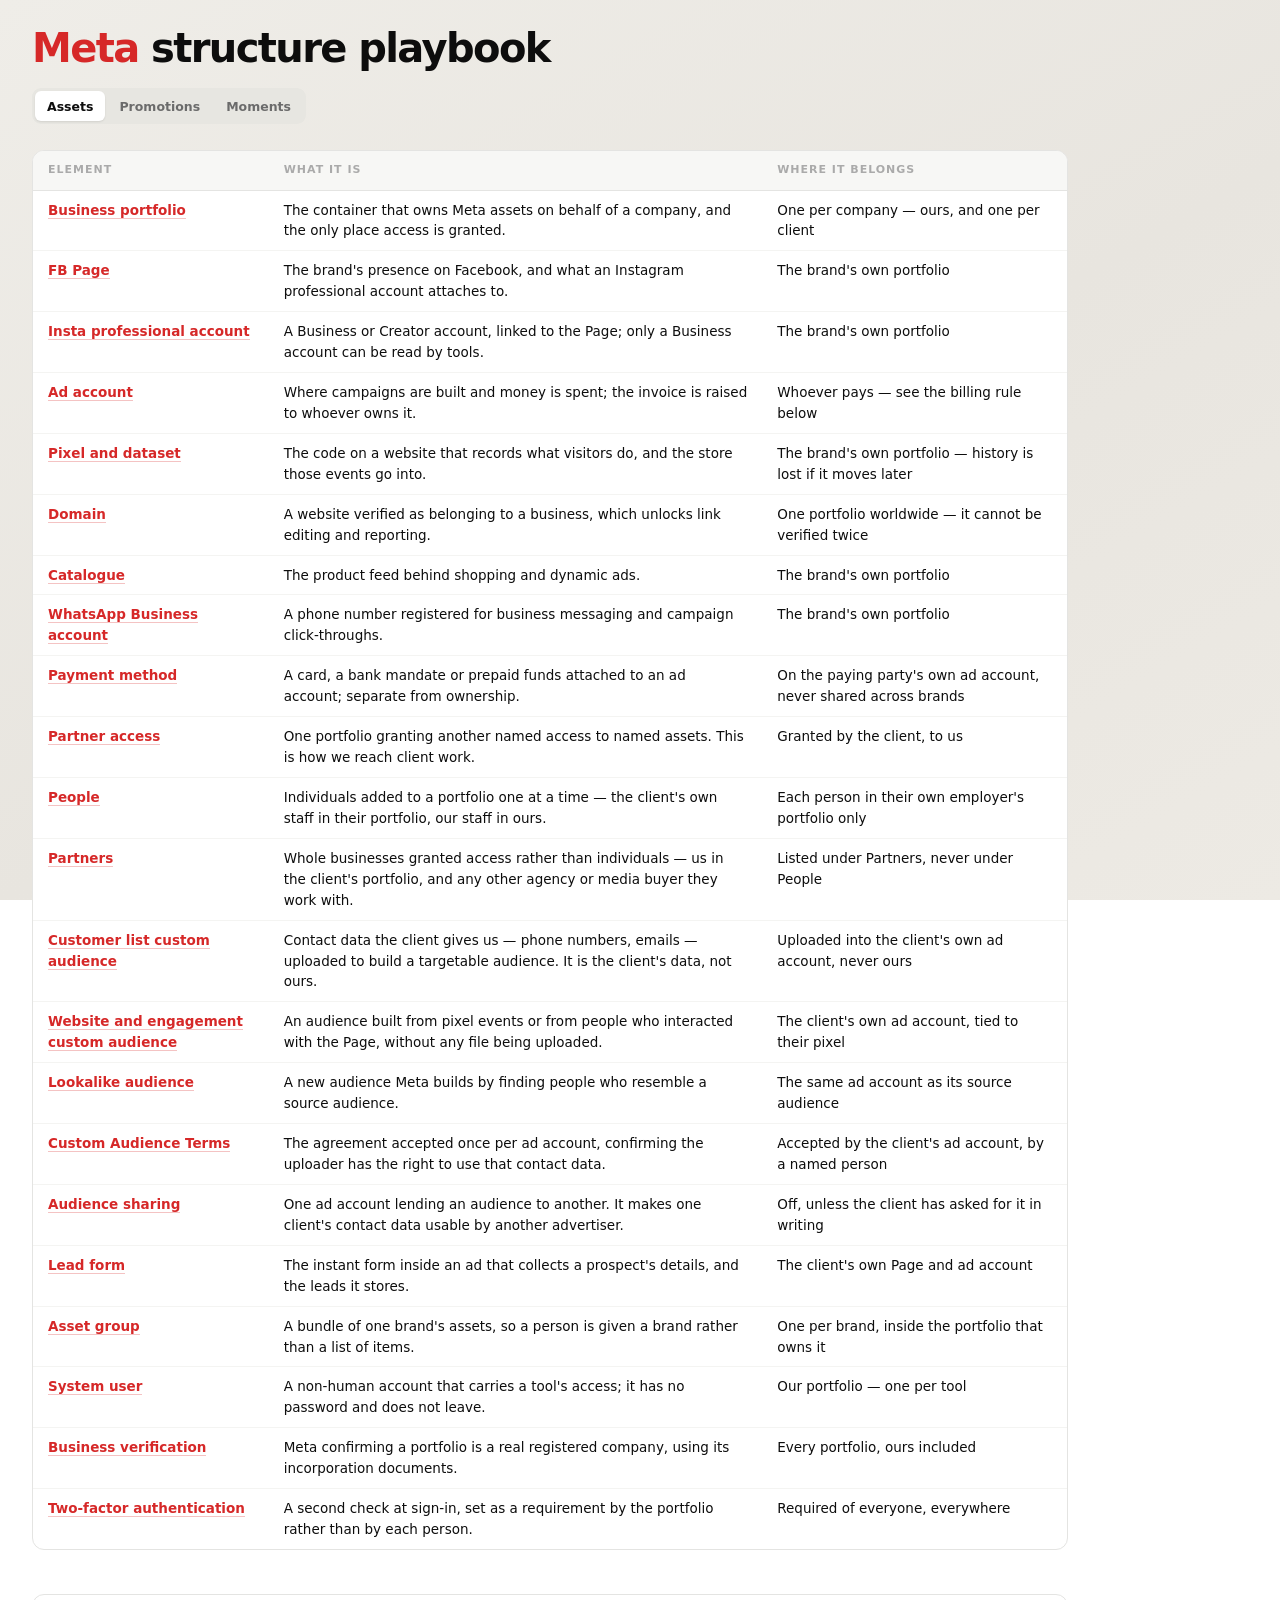
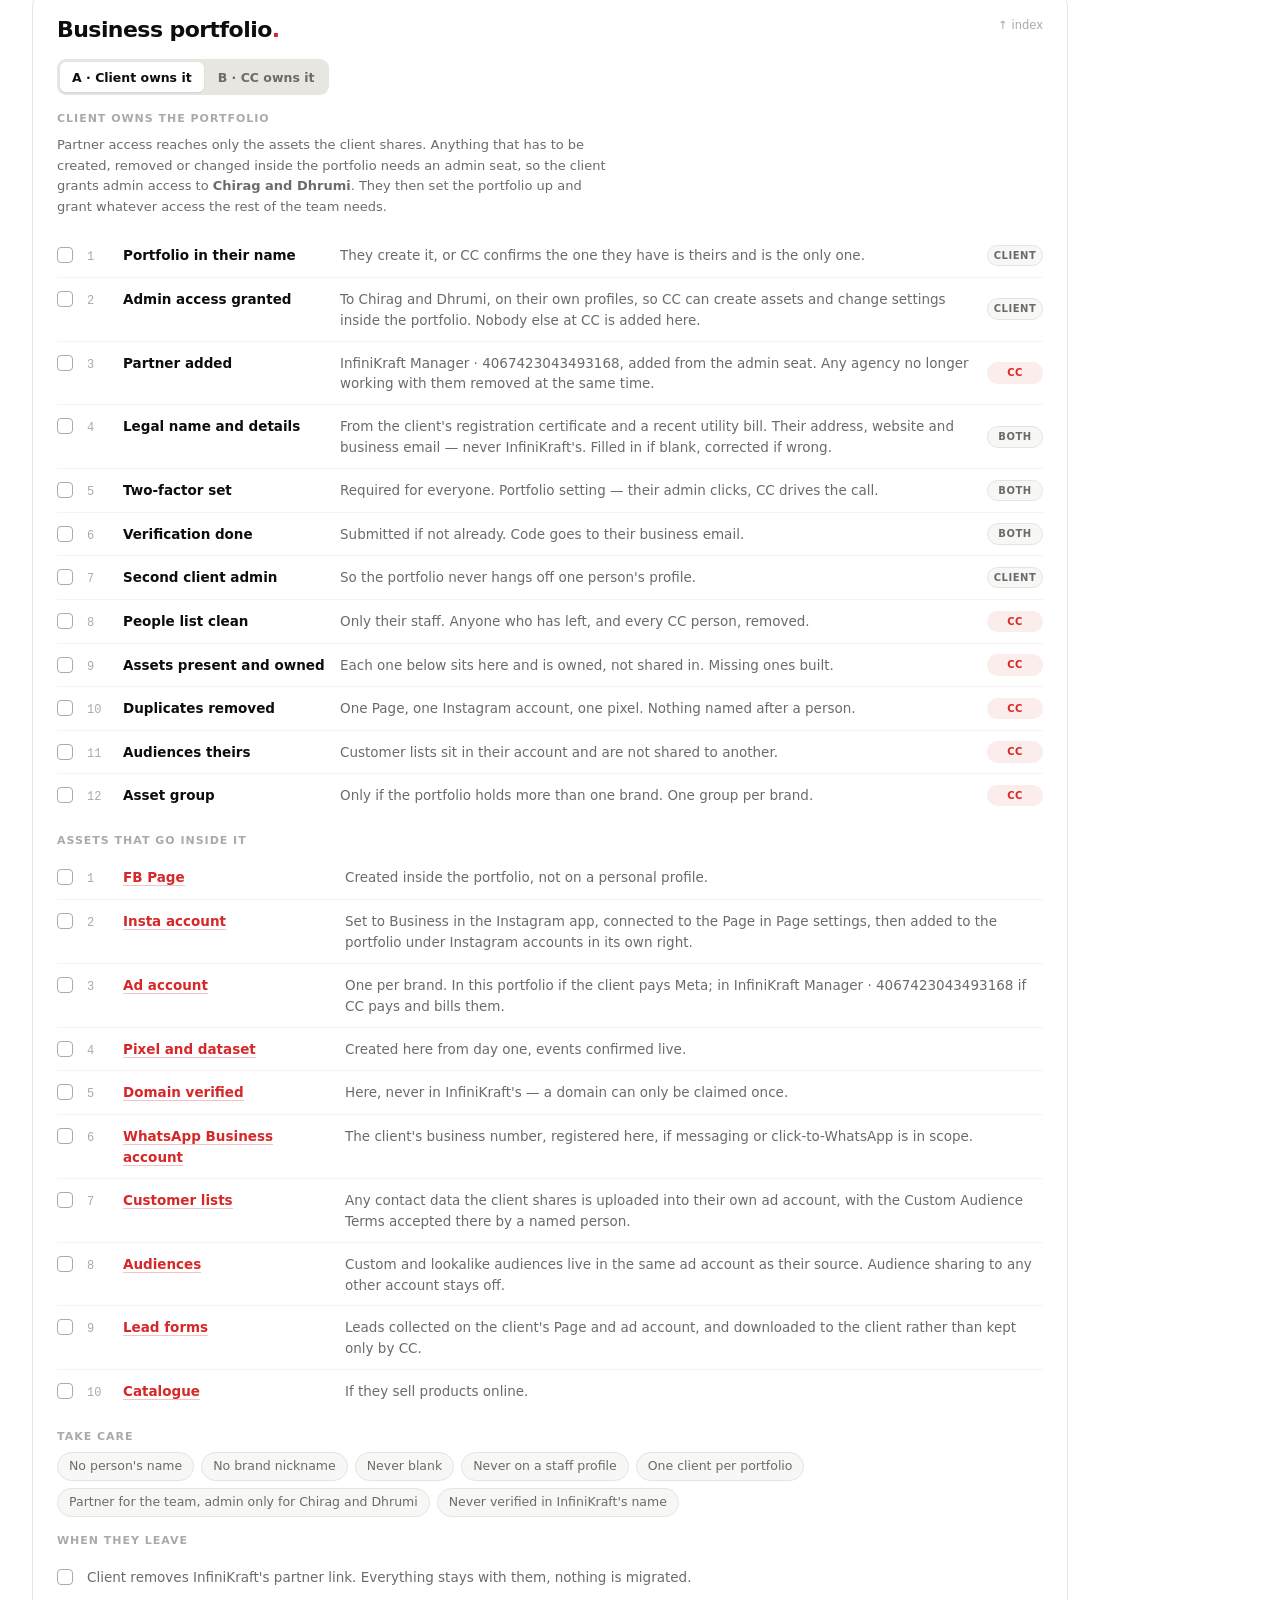
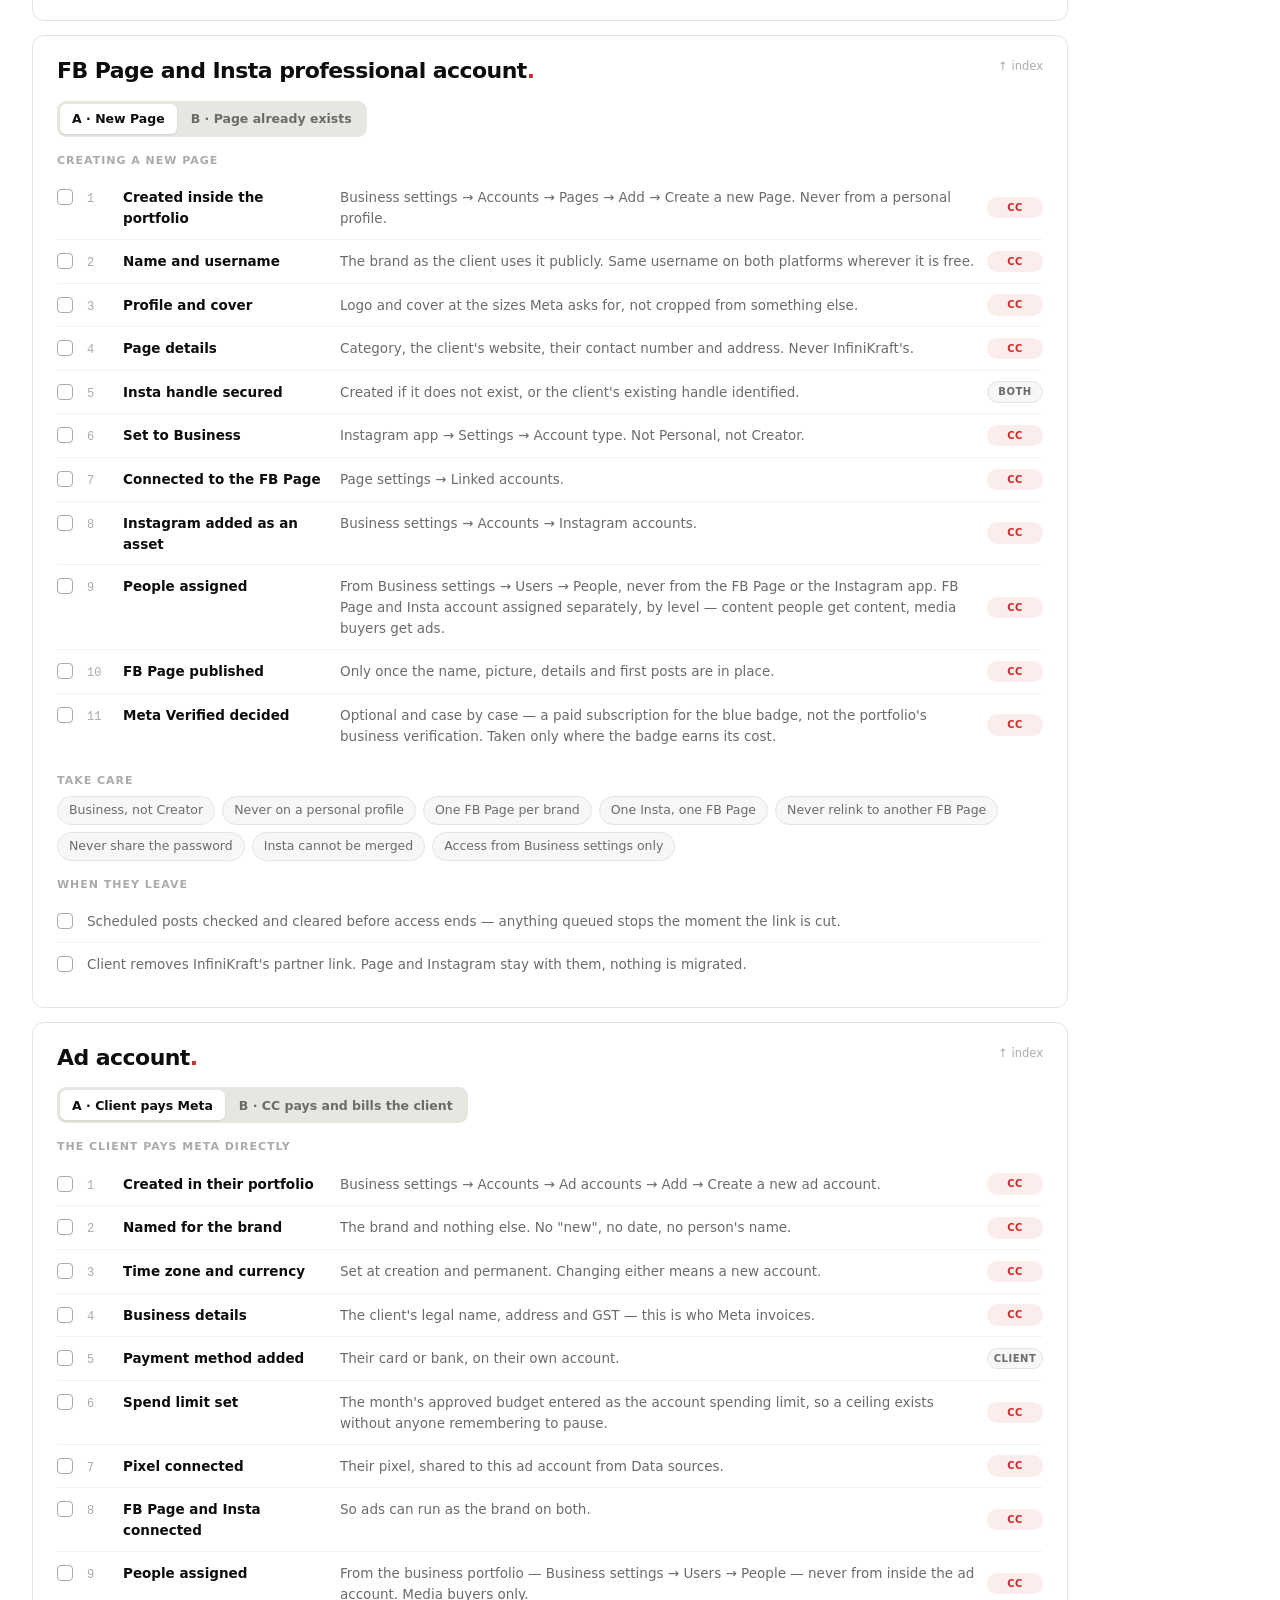
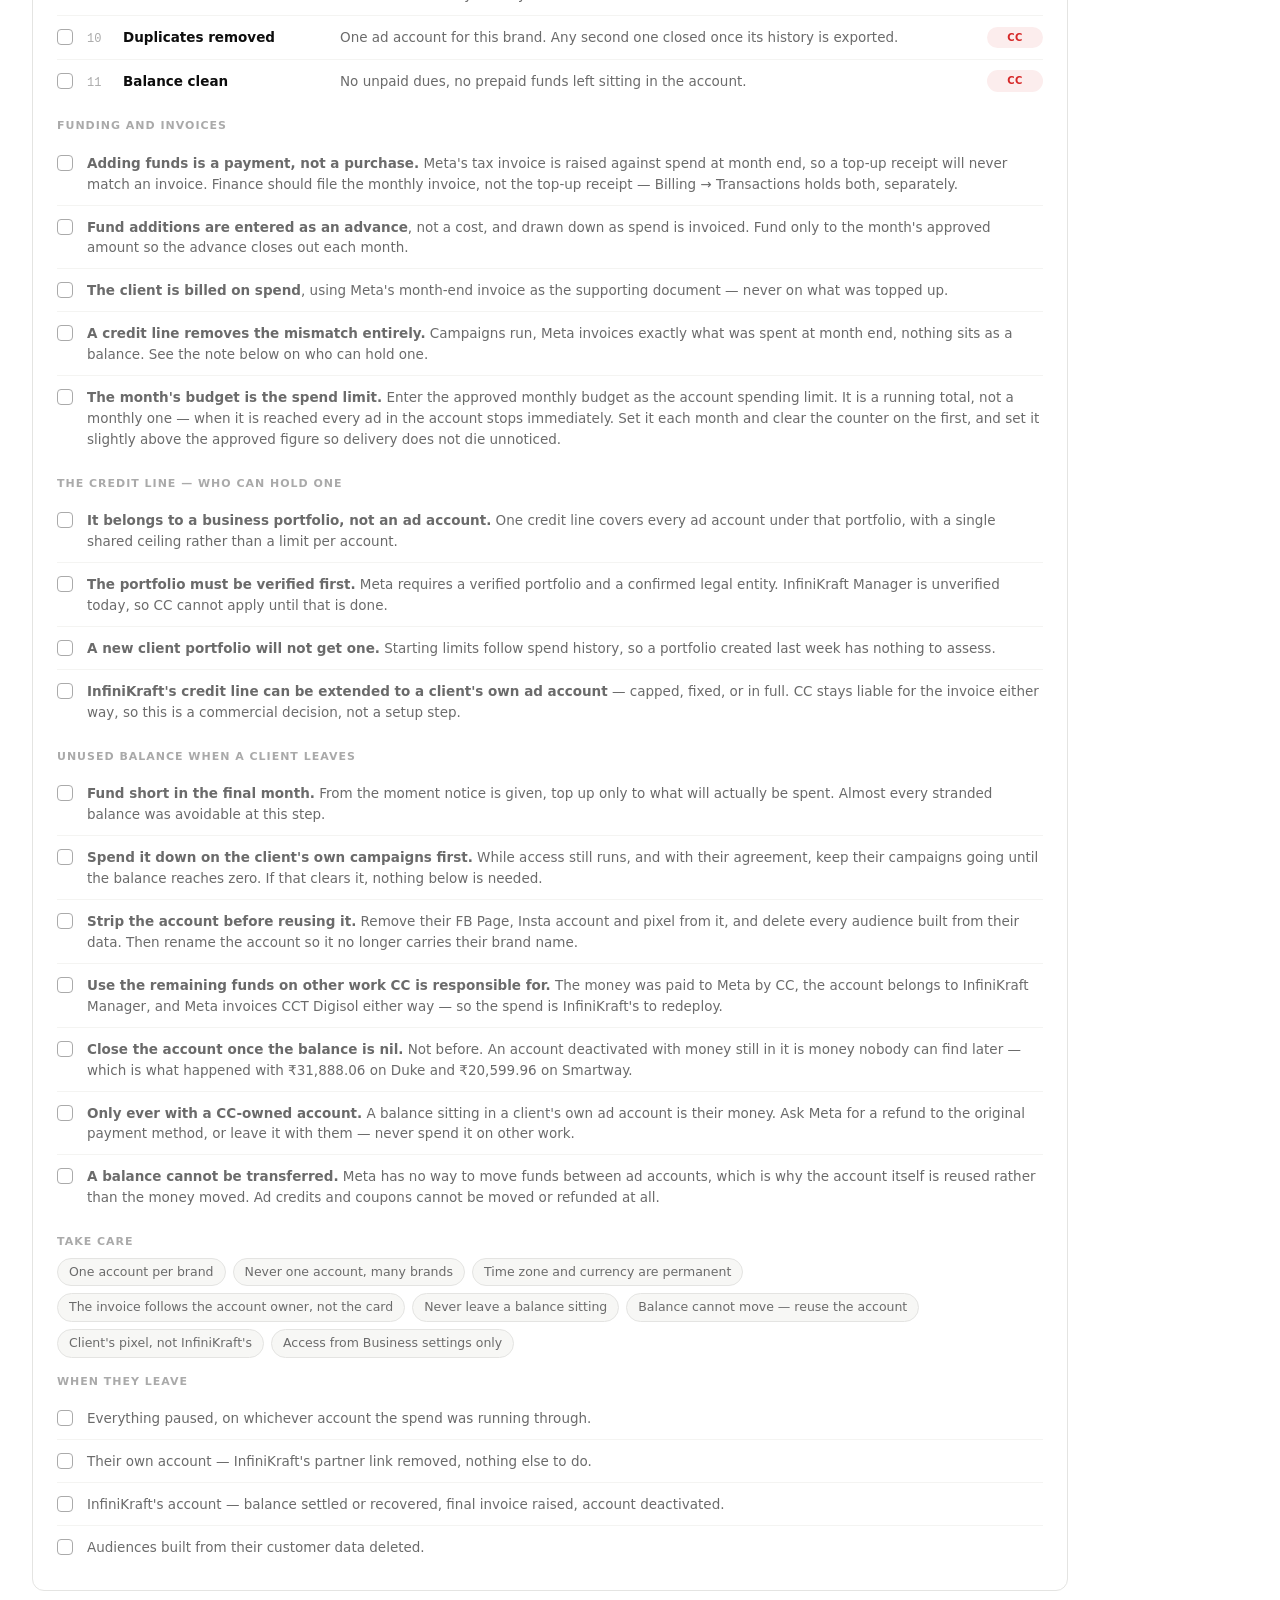
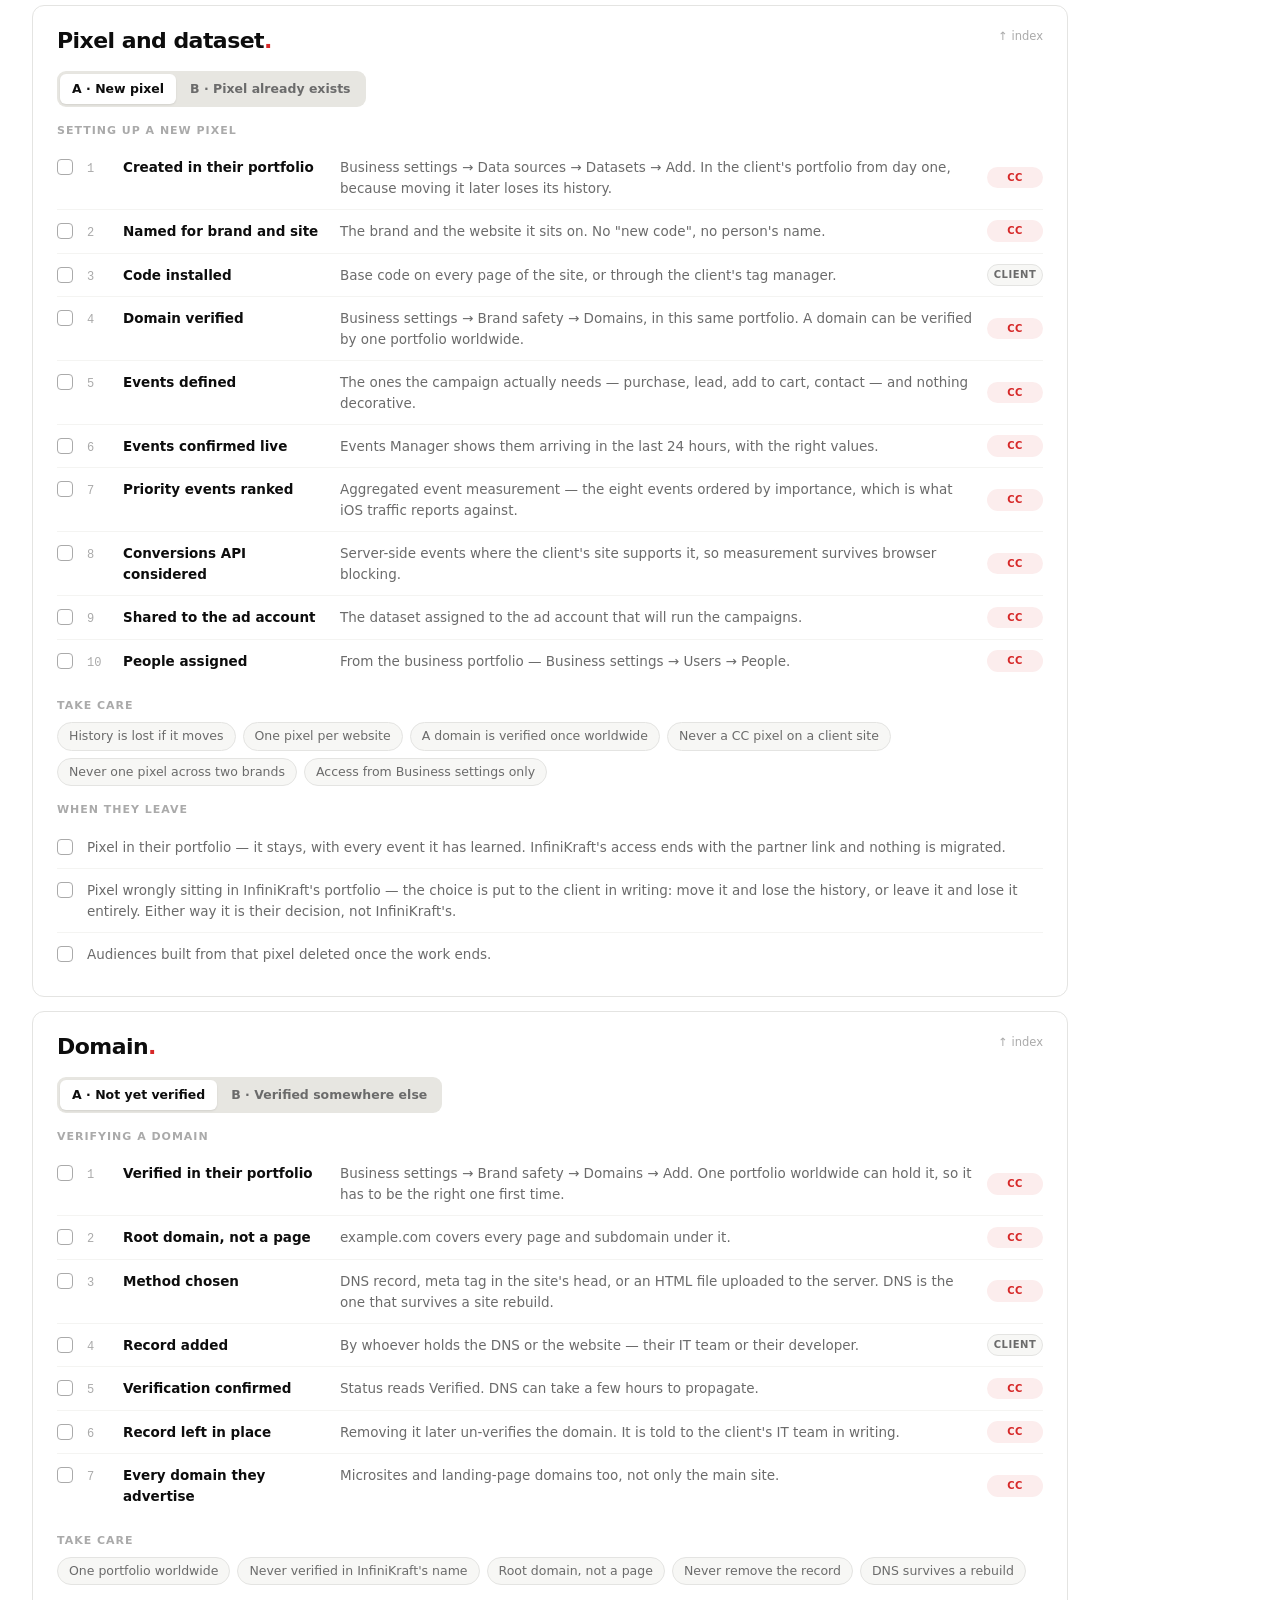
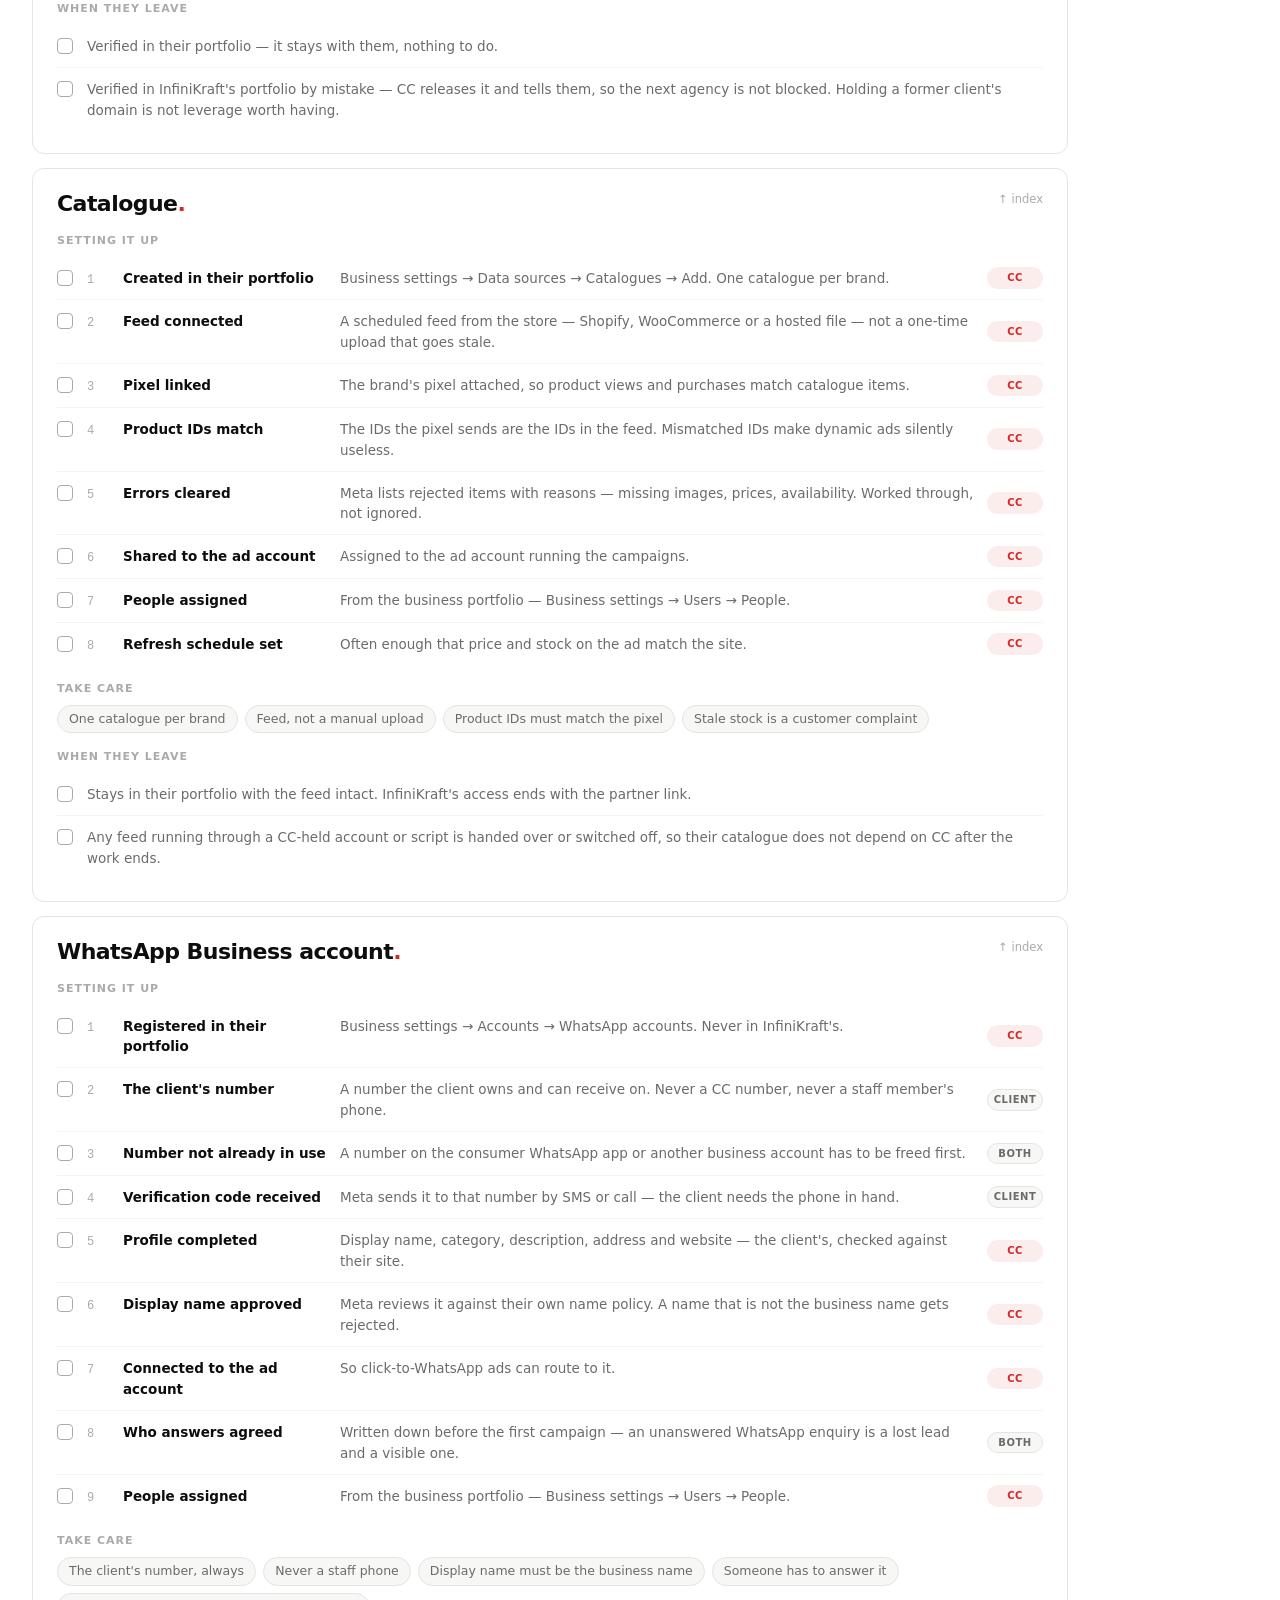
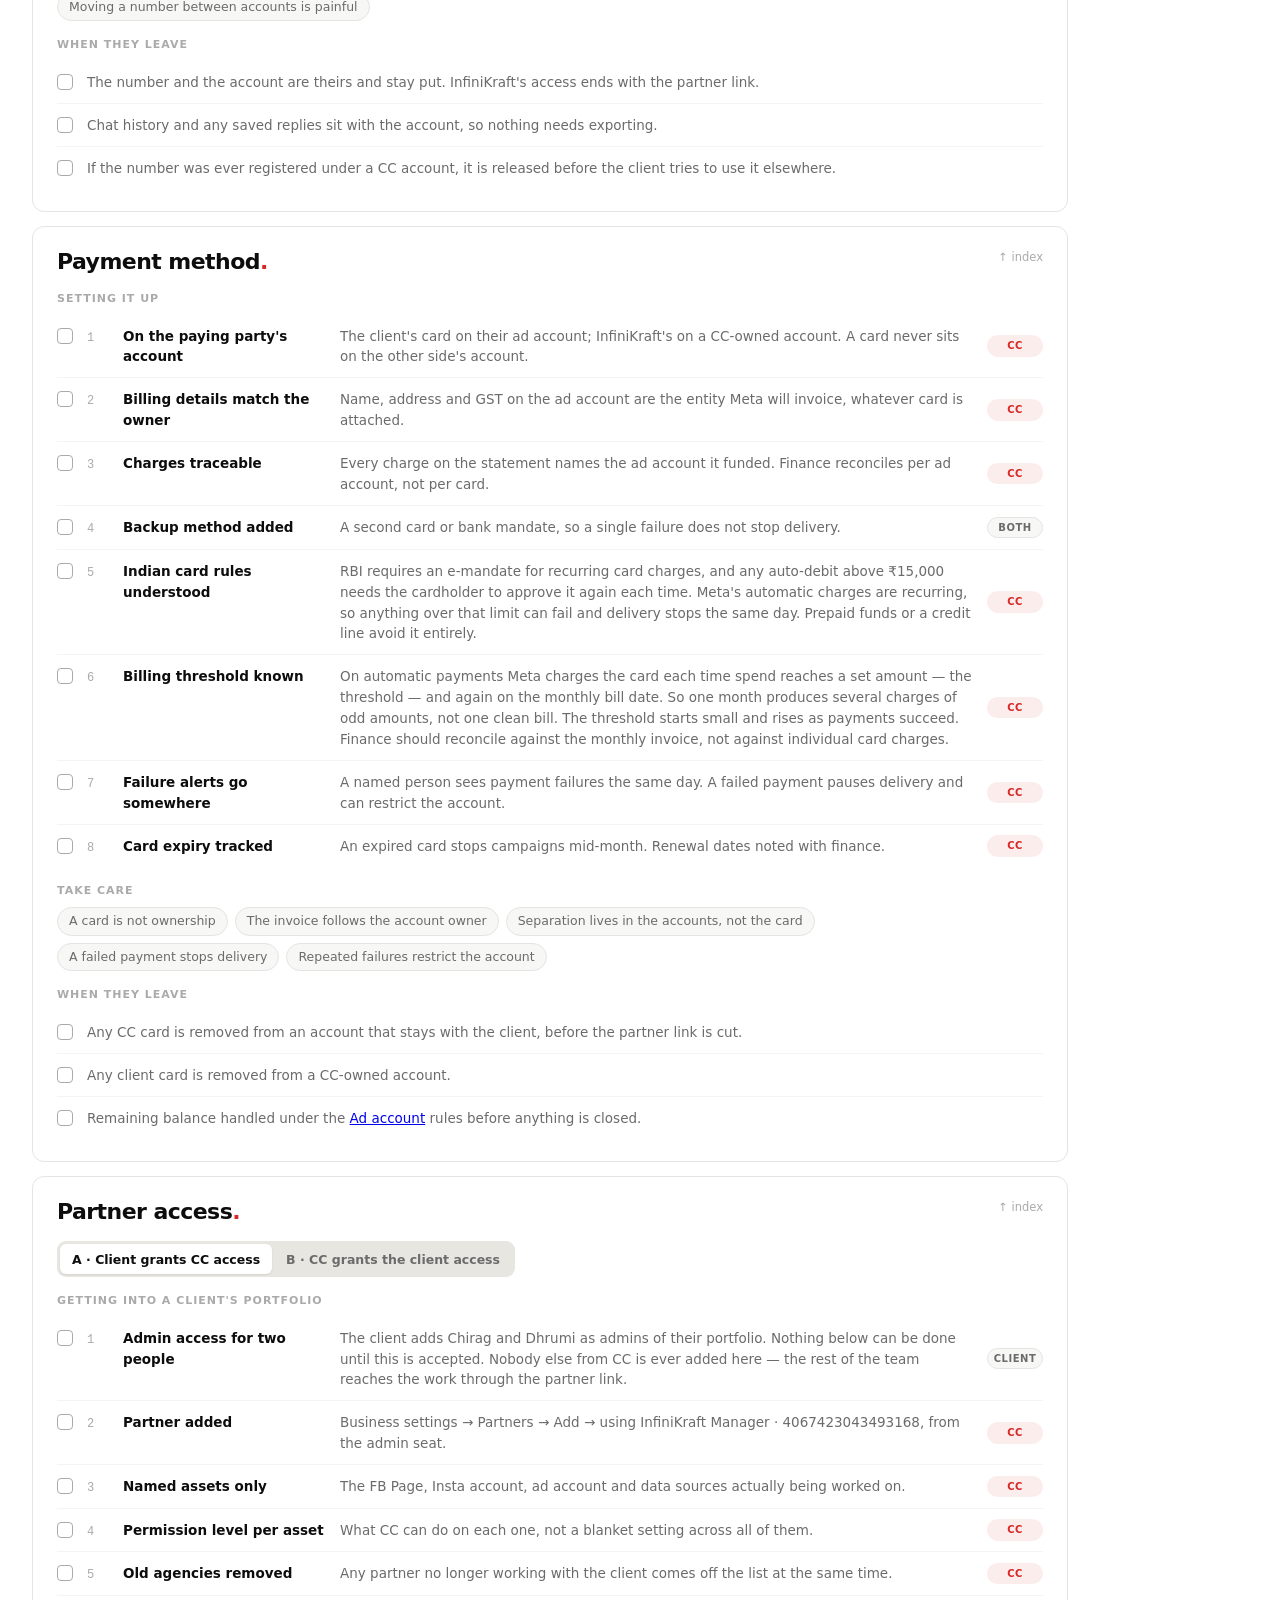
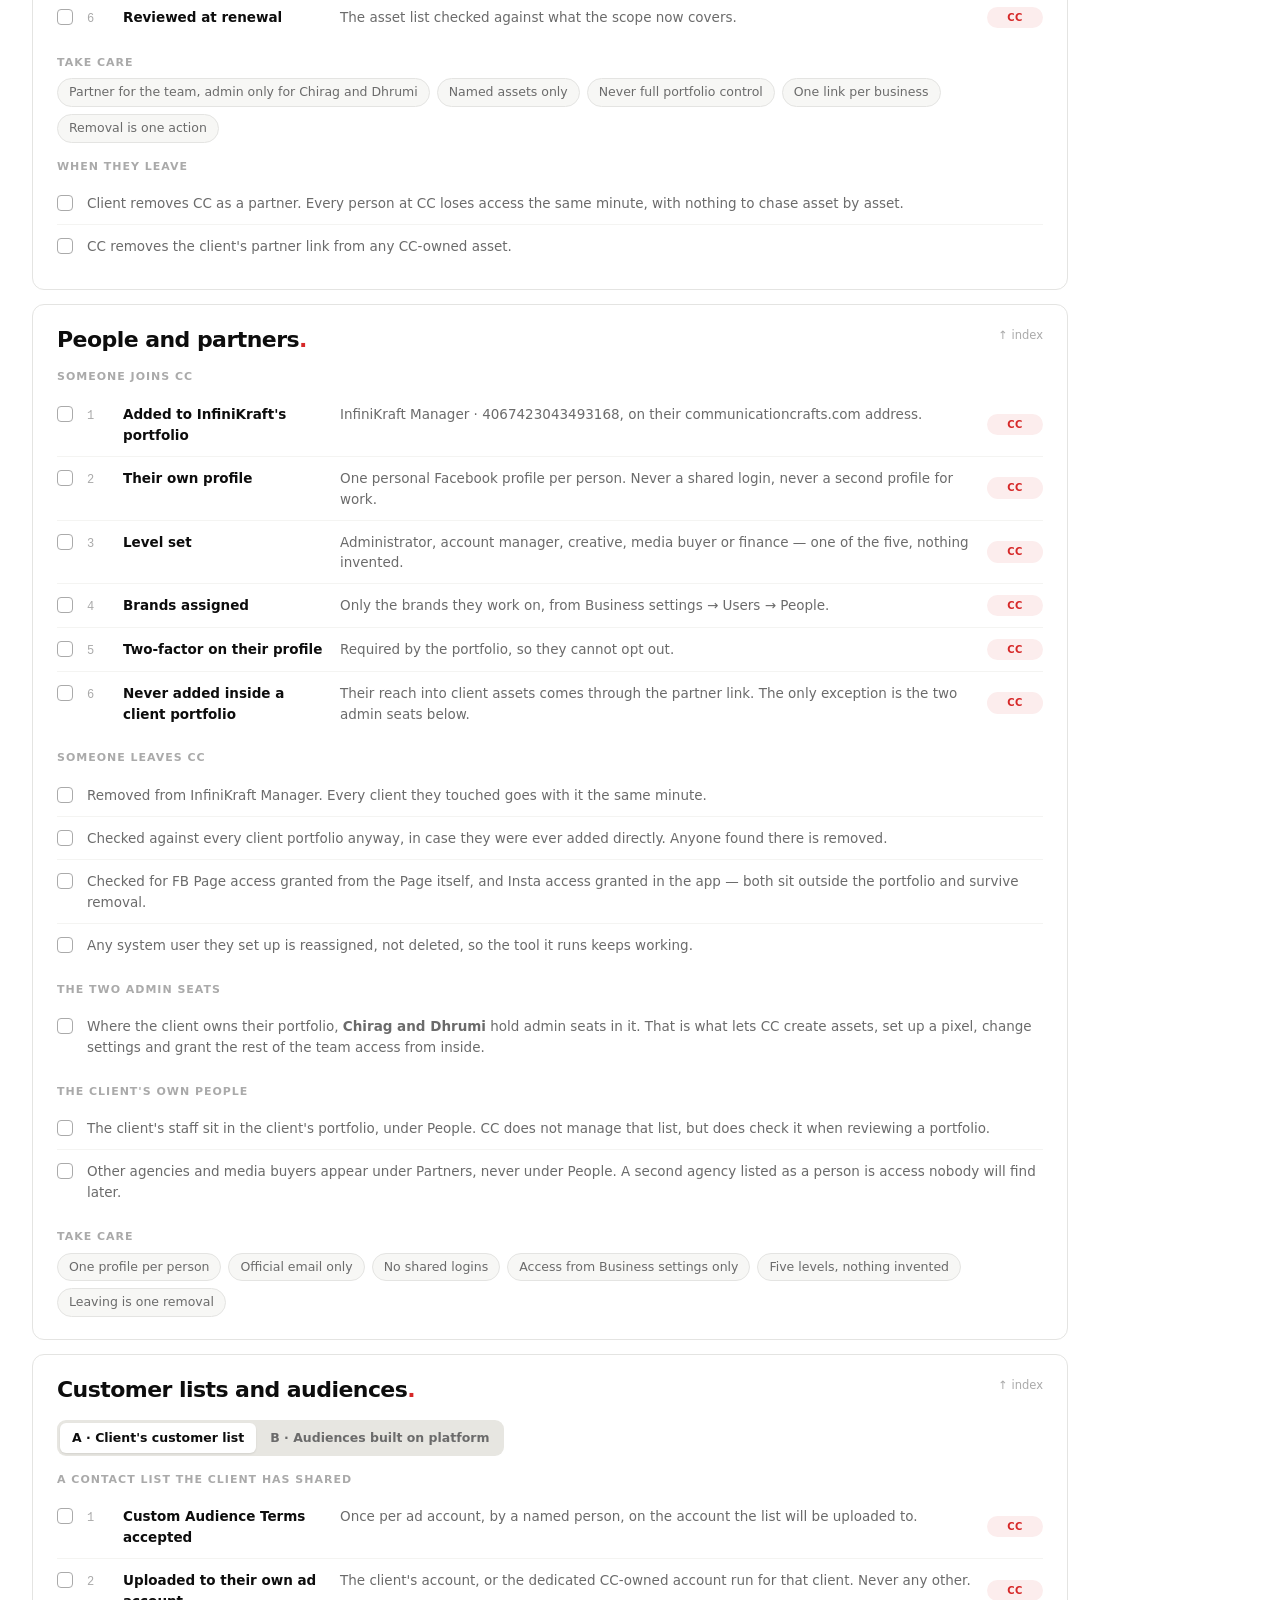
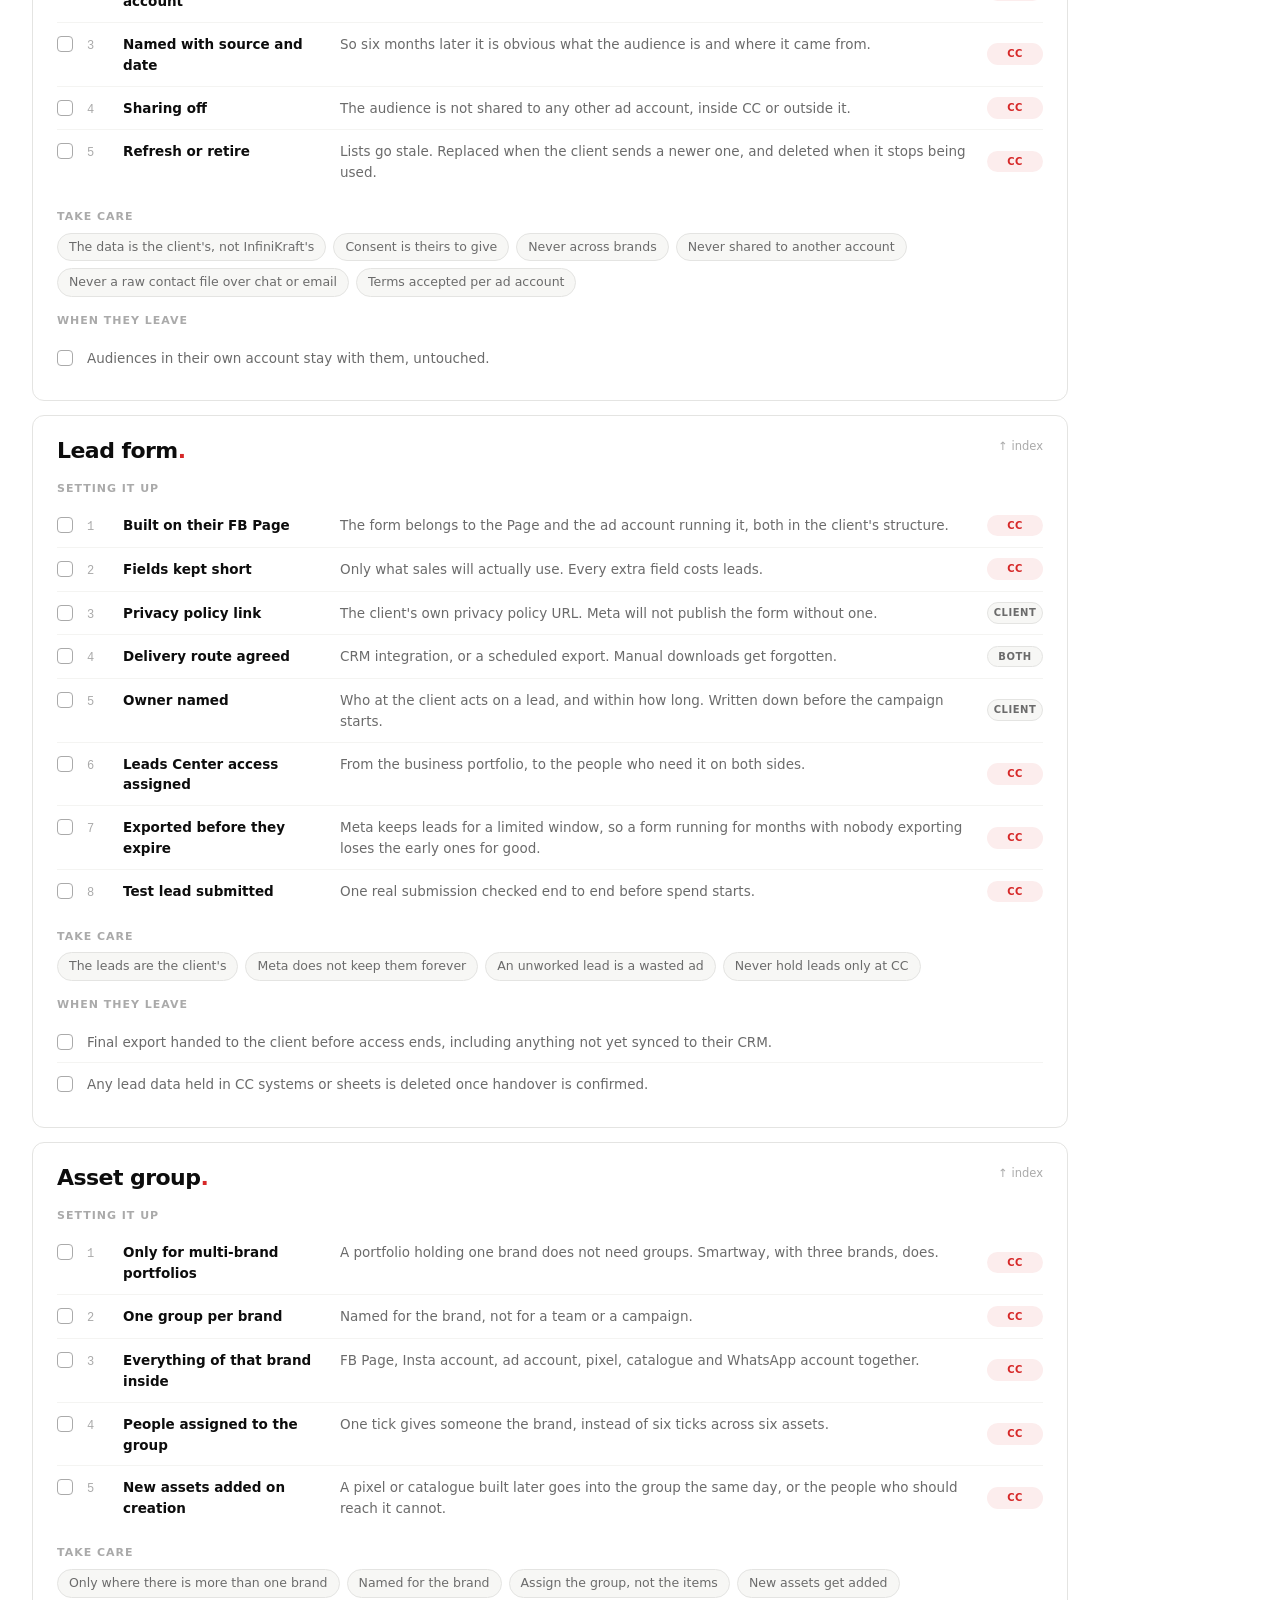
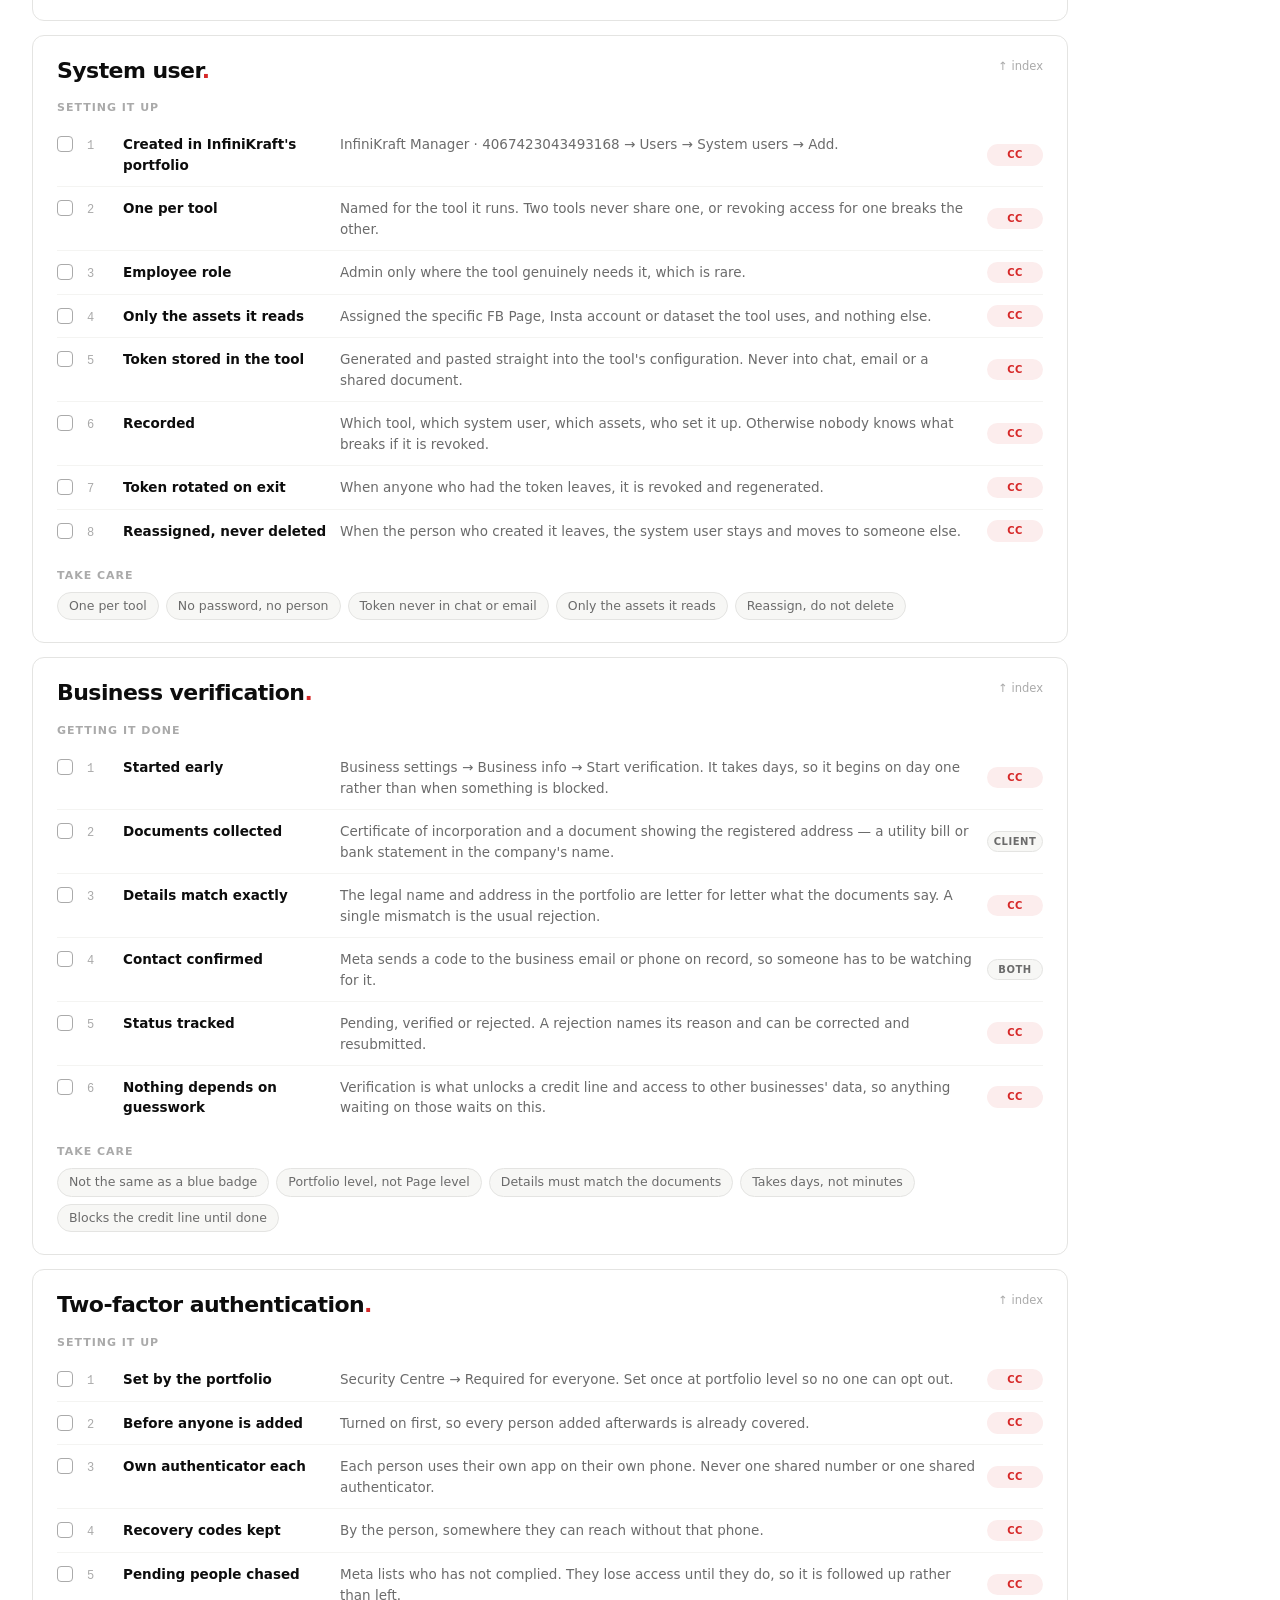
<file: playbooks/meta-structure.html>
<!doctype html>
<html lang="en">
<head>
<meta charset="utf-8">
<meta name="cc-tool-version" content="V107.7 Bologna"/>
<meta name="viewport" content="width=device-width,initial-scale=1">
<title>Meta structure playbook — CC Marketing Calendar</title>

<!-- The suite stylesheet. Linked, never copied. Everything below is built on
     its tokens: no new colour, no new type scale, no tool-owned chrome. -->
<link rel="stylesheet" href="../cc-suite.css">

<style>
/* ── PAGE-LOCAL ONLY ───────────────────────────────────────────────
   A long reading page needs a few things the suite has no class for:
   a section label, a document table, a definition card and a tag.
   Every value here is an existing :root token or a hex already used
   inside cc-suite.css (#2F7A46 from .brl-grp .ok, #FFF4E5 / #8A5300
   from .cc-alarm). Nothing shared is replaced.
   ─────────────────────────────────────────────────────────────── */

html{scroll-behavior:smooth;}
@media(prefers-reduced-motion:reduce){html{scroll-behavior:auto;}}

.pb{padding:0 32px 60px;max-width:1100px;}
.pb section{margin-top:44px;}

/* Compact numbered steps — a short label, one line of detail, no more. */
.pb-flow{counter-reset:s;}
.pb-flow li{list-style:none;counter-increment:s;display:grid;
  grid-template-columns:26px 200px 1fr;gap:14px;align-items:baseline;
  padding:9px 0;border-bottom:1px solid #F4F4F2;font-size:13.5px;line-height:1.55;}
.pb-flow li:last-child{border-bottom:none;}
.pb-flow li::before{content:counter(s);font-family:ui-monospace,SFMono-Regular,Menlo,monospace;
  font-size:12px;color:var(--subtle);}
.pb-flow .lb{font-weight:700;color:var(--text);}
.pb-flow .dt{color:var(--muted);}
@media(max-width:768px){
  .pb-flow li{grid-template-columns:22px 1fr;}
  .pb-flow .dt{grid-column:2;}
}

/* Checklist — a guideline is something you work through, not something you read. */
.pb-chk{list-style:none;padding:0;counter-reset:c;}
.pb-chk li{counter-increment:c;border-bottom:1px solid #F4F4F2;}
.pb-chk li:last-child{border-bottom:none;}
.pb-chk label{display:grid;grid-template-columns:18px 24px 210px 1fr;gap:12px;
  align-items:baseline;padding:10px 0;cursor:pointer;font-size:13.5px;line-height:1.55;}
.pb-chk.plain label{grid-template-columns:18px 1fr;}
.pb-chk.owned label{grid-template-columns:18px 24px 205px 1fr 56px;}
.pb-chk .who{font-size:10px;font-weight:700;letter-spacing:.05em;text-transform:uppercase;
  text-align:center;padding:2px 0;border-radius:20px;background:var(--surface2);
  color:var(--muted);border:1px solid var(--div);align-self:center;}
.pb-chk .who.cc{background:#FCEDED;color:var(--acc);border-color:transparent;}
.pb-chk input{appearance:none;-webkit-appearance:none;width:16px;height:16px;margin:0;
  border:1.5px solid var(--subtle);border-radius:4px;background:var(--surface);
  cursor:pointer;position:relative;top:3px;transition:background 120ms,border-color 120ms;}
.pb-chk input:hover{border-color:var(--muted);}
.pb-chk input:checked{background:var(--acc);border-color:var(--acc);}
.pb-chk input:checked::after{content:"";position:absolute;left:4px;top:1px;width:4px;height:8px;
  border:solid #fff;border-width:0 2px 2px 0;transform:rotate(42deg);}
.pb-chk .no{font-family:ui-monospace,SFMono-Regular,Menlo,monospace;font-size:12px;color:var(--subtle);}
.pb-chk .no::before{content:counter(c);}
.pb-chk .lb{font-weight:700;color:var(--text);}
.pb-chk .lb a{color:var(--acc);text-decoration:none;border-bottom:1px solid rgba(214,40,40,.28);}
.pb-chk .lb a:hover{border-bottom-color:var(--acc);}
.pb-chk .dt{color:var(--muted);}
.pb-chk input:checked ~ .lb,.pb-chk input:checked ~ .dt,.pb-chk input:checked ~ .no{color:var(--subtle);}
@media(max-width:768px){
  .pb-chk label,.pb-chk.owned label{grid-template-columns:18px 22px 1fr;}
  .pb-chk .dt{grid-column:3;}
  .pb-chk .who{grid-column:3;justify-self:start;padding:2px 10px;}
  .pb-chk.plain label{grid-template-columns:18px 1fr;}
}

.pb-tabs{margin:16px 0 4px;}
.pb-parts{margin:0 0 26px;}

.pb-mini{display:flex;flex-wrap:wrap;gap:7px;}
.pb-mini span{font-size:12.5px;color:var(--muted);background:var(--surface2);
  border:1px solid var(--div);border-radius:20px;padding:4px 11px;}
.pb-menu{gap:9px;margin-bottom:8px;}
.pb-menu a{font-size:14px;font-weight:700;color:var(--acc);text-decoration:none;
  background:var(--surface);border:1px solid var(--div);border-radius:20px;padding:7px 16px;}
.pb-menu a:hover{border-color:var(--acc);}

.pb-more{margin-top:6px;}
.pb-more summary{cursor:pointer;font-size:12px;font-weight:700;color:var(--acc);
  list-style:none;display:inline-block;}
.pb-more summary::-webkit-details-marker{display:none;}
.pb-more summary::after{content:" ▾";}
.pb-more[open] summary::after{content:" ▴";}
.pb-more .body{margin-top:7px;padding:10px 12px;background:var(--surface2);
  border:1px solid var(--div);border-radius:9px;font-size:12.5px;line-height:1.6;}
.pb-more .body b{color:var(--text);}
.pb section:first-of-type{margin-top:8px;}

.pb-h2{font-size:11px;font-weight:700;letter-spacing:.09em;text-transform:uppercase;
  color:var(--acc);margin-bottom:5px;}
.pb-note{font-size:13px;color:var(--muted);max-width:68ch;margin-bottom:16px;line-height:1.6;}

.pb-card{background:var(--surface);border:1px solid var(--div);border-radius:var(--rc);
  padding:15px 17px;}
.pb-card b{display:block;font-size:14px;font-weight:700;letter-spacing:-.01em;margin-bottom:3px;}
.pb-card .d{font-size:13px;color:var(--muted);line-height:1.55;}
.pb-card .m{font-family:ui-monospace,SFMono-Regular,Menlo,monospace;font-size:11.5px;
  color:var(--muted);line-height:1.7;overflow-wrap:anywhere;}
.pb-card.acc{border-color:var(--acc);}
.pb-card.acc > b{color:var(--acc);}
.pb-card.sys{border-color:var(--subtle);}

.pb-grid{display:grid;gap:11px;}
.pb-g3{grid-template-columns:repeat(3,1fr);}
.pb-g2{grid-template-columns:repeat(2,1fr);}

.pb-tier{background:var(--surface);border:1px solid var(--div);border-radius:var(--rc);
  padding:17px 19px;}
.pb-tier.acc{border-color:var(--acc);}
.pb-tl{display:flex;align-items:baseline;gap:11px;margin-bottom:13px;flex-wrap:wrap;}
.pb-tl .n{font-family:ui-monospace,SFMono-Regular,Menlo,monospace;font-size:11px;
  color:var(--subtle);letter-spacing:.06em;}
.pb-tl h3{font-size:16px;font-weight:700;letter-spacing:-.015em;}
.pb-tier.acc .pb-tl h3{color:var(--acc);}
.pb-id{font-family:ui-monospace,SFMono-Regular,Menlo,monospace;font-size:12px;
  color:var(--muted);margin-bottom:12px;}

.pb-arrow{display:flex;align-items:center;justify-content:center;gap:10px;
  color:var(--subtle);font-size:11.5px;letter-spacing:.03em;padding:9px 0;text-align:center;}
.pb-arrow::before,.pb-arrow::after{content:"";height:1px;background:var(--div);flex:1;max-width:170px;}

.pb-tags{display:flex;flex-wrap:wrap;gap:6px;margin-top:11px;}
.pb-tag{display:inline-block;font-size:11px;font-weight:600;letter-spacing:.02em;
  padding:3px 9px;border-radius:20px;background:var(--acc2);color:var(--muted);
  border:1px solid var(--div);}
.pb-tag.ok{background:#EEF5F0;color:#2F7A46;border-color:transparent;}
.pb-tag.warn{background:#FFF4E5;color:#8A5300;border-color:transparent;}
.pb-tag.red{background:#FCEDED;color:var(--acc);border-color:transparent;}

.pb-tblwrap{overflow-x:auto;background:var(--surface);border:1px solid var(--div);
  border-radius:var(--rc);}
.pb-tbl{border-collapse:collapse;width:100%;min-width:620px;font-size:13.5px;}
.pb-tbl th{text-align:left;font-size:11px;letter-spacing:.09em;text-transform:uppercase;
  color:var(--subtle);font-weight:700;padding:11px 15px;white-space:nowrap;
  border-bottom:1px solid var(--div);background:var(--surface2);}
.pb-tbl td{padding:9px 15px;border-bottom:1px solid #F4F4F2;vertical-align:top;line-height:1.55;}
.pb-tbl tr:last-child td{border-bottom:none;}
.pb-tbl td.nm{font-weight:700;}
.pb-tbl td.num{font-family:ui-monospace,SFMono-Regular,Menlo,monospace;
  font-variant-numeric:tabular-nums;font-size:12.5px;color:var(--muted);white-space:nowrap;}
.pb-tbl td.mono{font-family:ui-monospace,SFMono-Regular,Menlo,monospace;font-size:12px;
  color:var(--muted);}

.pb-legend{display:flex;flex-wrap:wrap;gap:14px;margin-top:13px;font-size:12.5px;color:var(--muted);}
.pb-legend span{display:flex;align-items:center;gap:7px;}
.pb-sw{width:10px;height:10px;border-radius:3px;flex:none;}

/* Index → guideline. The element name is the door. */
.pb-tbl td.nm a{color:var(--acc);text-decoration:none;border-bottom:1px solid rgba(214,40,40,.28);}
.pb-tbl td.nm a:hover{border-bottom-color:var(--acc);}
.pb-soon{font-size:11px;font-weight:600;color:var(--subtle);white-space:nowrap;}

.pb-guide{background:var(--surface);border:1px solid var(--div);border-radius:var(--rc);
  padding:22px 24px;margin-bottom:14px;scroll-margin-top:80px;}
.pb-guide > h3{font-size:22px;font-weight:700;letter-spacing:-.025em;line-height:1.2;}
.pb-guide > h3 .dot{color:var(--acc);}
.pb-gdef{font-size:14px;color:var(--muted);line-height:1.6;margin:6px 0 18px;max-width:70ch;}
.pb-back{font-size:11.5px;color:var(--subtle);text-decoration:none;float:right;}
.pb-back:hover{color:var(--acc);}

.pb-block{margin-top:16px;}
.pb-block > h4{font-size:11px;font-weight:700;letter-spacing:.09em;text-transform:uppercase;
  color:var(--subtle);margin-bottom:7px;}
.pb-list{list-style:none;padding:0;font-size:13.5px;line-height:1.6;}
.pb-list li{padding:7px 0 7px 20px;position:relative;border-bottom:1px solid #F4F4F2;color:var(--muted);}
.pb-list li:last-child{border-bottom:none;}
.pb-list li b{color:var(--text);}
.pb-list li::before{content:"";position:absolute;left:2px;top:15px;width:6px;height:6px;
  border-radius:50%;background:var(--subtle);}
.pb-list.never li::before{background:var(--acc);}
.pb-list.do li::before{background:#2F7A46;}

.pb-steps{padding-left:20px;font-size:13.5px;}
.pb-steps li{margin-bottom:7px;color:var(--muted);line-height:1.6;}
.pb-steps li b{color:var(--text);}

.pb-stamp{font-family:ui-monospace,SFMono-Regular,Menlo,monospace;font-size:11px;
  color:var(--subtle);letter-spacing:.02em;padding:0 32px 4px;}

@media(max-width:1024px){ .pb{padding:0 18px 48px;} .pb-stamp{padding:0 18px 4px;} }
@media(max-width:768px){
  .pb-g3,.pb-g2{grid-template-columns:1fr;}
  .pb{padding:0 14px 40px;} .pb-stamp{padding:0 14px 4px;}
}
</style>
</head>
<body>

<!-- The tool's page head. No subtitle under it; the accent span holds the
     changing part. The real page inside the Calendar gets this from the
     shared frame — it is written out here only so the mockup is honest. -->
<div class="year-head">
  <h1 class="year-title"><span>Meta</span> structure playbook</h1>
</div>

<div class="pb">
<div class="pb-parts">
  <div class="bh-seg" role="tablist">
    <button class="bh-door on" data-part="assets">Assets</button>
    <button class="bh-door" data-part="promotions">Promotions</button>
    <button class="bh-door" data-part="moments">Moments</button>
  </div>
</div>

<div class="pb-part" data-part="assets">


<!-- ══ INDEX ═════════════════════════════════════════════════════ -->
<section id="index">
<div class="pb-tblwrap">
<table class="pb-tbl">
  <thead><tr><th>Element</th><th>What it is</th><th>Where it belongs</th></tr></thead>
  <tbody>
    <tr><td class="nm"><a href="#g-portfolio">Business portfolio</a></td><td>The container that owns Meta assets on behalf of a company, and the only place access is granted.</td><td>One per company — ours, and one per client</td></tr>
    <tr><td class="nm"><a href="#g-page">FB Page</a></td><td>The brand's presence on Facebook, and what an Instagram professional account attaches to.</td><td>The brand's own portfolio</td></tr>
    <tr><td class="nm"><a href="#g-page">Insta professional account</a></td><td>A Business or Creator account, linked to the Page; only a Business account can be read by tools.</td><td>The brand's own portfolio</td></tr>
    <tr><td class="nm"><a href="#g-adaccount">Ad account</a></td><td>Where campaigns are built and money is spent; the invoice is raised to whoever owns it.</td><td>Whoever pays — see the billing rule below</td></tr>
    <tr><td class="nm"><a href="#g-pixel">Pixel and dataset</a></td><td>The code on a website that records what visitors do, and the store those events go into.</td><td>The brand's own portfolio — history is lost if it moves later</td></tr>
    <tr><td class="nm"><a href="#g-domain">Domain</a></td><td>A website verified as belonging to a business, which unlocks link editing and reporting.</td><td>One portfolio worldwide — it cannot be verified twice</td></tr>
    <tr><td class="nm"><a href="#g-catalogue">Catalogue</a></td><td>The product feed behind shopping and dynamic ads.</td><td>The brand's own portfolio</td></tr>
    <tr><td class="nm"><a href="#g-whatsapp">WhatsApp Business account</a></td><td>A phone number registered for business messaging and campaign click-throughs.</td><td>The brand's own portfolio</td></tr>
    <tr><td class="nm"><a href="#g-payment">Payment method</a></td><td>A card, a bank mandate or prepaid funds attached to an ad account; separate from ownership.</td><td>On the paying party's own ad account, never shared across brands</td></tr>
    <tr><td class="nm"><a href="#g-partner">Partner access</a></td><td>One portfolio granting another named access to named assets. This is how we reach client work.</td><td>Granted by the client, to us</td></tr>
    <tr><td class="nm"><a href="#g-people">People</a></td><td>Individuals added to a portfolio one at a time — the client's own staff in their portfolio, our staff in ours.</td><td>Each person in their own employer's portfolio only</td></tr>
    <tr><td class="nm"><a href="#g-people">Partners</a></td><td>Whole businesses granted access rather than individuals — us in the client's portfolio, and any other agency or media buyer they work with.</td><td>Listed under Partners, never under People</td></tr>
    <tr><td class="nm"><a href="#g-audiences">Customer list custom audience</a></td><td>Contact data the client gives us — phone numbers, emails — uploaded to build a targetable audience. It is the client's data, not ours.</td><td>Uploaded into the client's own ad account, never ours</td></tr>
    <tr><td class="nm"><a href="#g-audiences">Website and engagement custom audience</a></td><td>An audience built from pixel events or from people who interacted with the Page, without any file being uploaded.</td><td>The client's own ad account, tied to their pixel</td></tr>
    <tr><td class="nm"><a href="#g-audiences">Lookalike audience</a></td><td>A new audience Meta builds by finding people who resemble a source audience.</td><td>The same ad account as its source audience</td></tr>
    <tr><td class="nm"><a href="#g-audiences">Custom Audience Terms</a></td><td>The agreement accepted once per ad account, confirming the uploader has the right to use that contact data.</td><td>Accepted by the client's ad account, by a named person</td></tr>
    <tr><td class="nm"><a href="#g-audiences">Audience sharing</a></td><td>One ad account lending an audience to another. It makes one client's contact data usable by another advertiser.</td><td>Off, unless the client has asked for it in writing</td></tr>
    <tr><td class="nm"><a href="#g-leadform">Lead form</a></td><td>The instant form inside an ad that collects a prospect's details, and the leads it stores.</td><td>The client's own Page and ad account</td></tr>
    <tr><td class="nm"><a href="#g-assetgroup">Asset group</a></td><td>A bundle of one brand's assets, so a person is given a brand rather than a list of items.</td><td>One per brand, inside the portfolio that owns it</td></tr>
    <tr><td class="nm"><a href="#g-systemuser">System user</a></td><td>A non-human account that carries a tool's access; it has no password and does not leave.</td><td>Our portfolio — one per tool</td></tr>
    <tr><td class="nm"><a href="#g-verification">Business verification</a></td><td>Meta confirming a portfolio is a real registered company, using its incorporation documents.</td><td>Every portfolio, ours included</td></tr>
    <tr><td class="nm"><a href="#g-twofactor">Two-factor authentication</a></td><td>A second check at sign-in, set as a requirement by the portfolio rather than by each person.</td><td>Required of everyone, everywhere</td></tr>
  </tbody>
</table>
</div>
</section>

<!-- ══ GUIDELINES ════════════════════════════════════════════════ -->
<section>

<!-- ── BUSINESS PORTFOLIO ──────────────────────────────────────── -->
<div class="pb-guide" id="g-portfolio">
  <a class="pb-back" href="#index">↑ index</a>
  <h3>Business portfolio<span class="dot">.</span></h3>

  <div class="pb-tabs">
    <div class="bh-seg" role="tablist">
      <button class="bh-door on" data-opt="a">A · Client owns it</button>
      <button class="bh-door" data-opt="b">B · CC owns it</button>
    </div>
  </div>

  <div class="pb-block pb-opt" data-opt="a">
    <h4>Client owns the portfolio</h4>
    <p class="pb-note">Partner access reaches only the assets the client shares. Anything that has to be created, removed or changed inside the portfolio needs an admin seat, so the client grants admin access to <b>Chirag and Dhrumi</b>. They then set the portfolio up and grant whatever access the rest of the team needs.</p>
    <ul class="pb-chk owned">
      <li><label><input type="checkbox"><span class="no"></span><span class="lb">Portfolio in their name</span><span class="dt">They create it, or CC confirms the one they have is theirs and is the only one.</span><span class="who">client</span></label></li>
      <li><label><input type="checkbox"><span class="no"></span><span class="lb">Admin access granted</span><span class="dt">To Chirag and Dhrumi, on their own profiles, so CC can create assets and change settings inside the portfolio. Nobody else at CC is added here.</span><span class="who">client</span></label></li>
      <li><label><input type="checkbox"><span class="no"></span><span class="lb">Partner added</span><span class="dt">InfiniKraft Manager · 4067423043493168, added from the admin seat. Any agency no longer working with them removed at the same time.</span><span class="who cc">CC</span></label></li>
      <li><label><input type="checkbox"><span class="no"></span><span class="lb">Legal name and details</span><span class="dt">From the client&#39;s registration certificate and a recent utility bill. Their address, website and business email — never InfiniKraft&#39;s. Filled in if blank, corrected if wrong.</span><span class="who">both</span></label></li>
      <li><label><input type="checkbox"><span class="no"></span><span class="lb">Two-factor set</span><span class="dt">Required for everyone. Portfolio setting — their admin clicks, CC drives the call.</span><span class="who">both</span></label></li>
      <li><label><input type="checkbox"><span class="no"></span><span class="lb">Verification done</span><span class="dt">Submitted if not already. Code goes to their business email.</span><span class="who">both</span></label></li>
      <li><label><input type="checkbox"><span class="no"></span><span class="lb">Second client admin</span><span class="dt">So the portfolio never hangs off one person&#39;s profile.</span><span class="who">client</span></label></li>
      <li><label><input type="checkbox"><span class="no"></span><span class="lb">People list clean</span><span class="dt">Only their staff. Anyone who has left, and every CC person, removed.</span><span class="who cc">CC</span></label></li>
      <li><label><input type="checkbox"><span class="no"></span><span class="lb">Assets present and owned</span><span class="dt">Each one below sits here and is owned, not shared in. Missing ones built.</span><span class="who cc">CC</span></label></li>
      <li><label><input type="checkbox"><span class="no"></span><span class="lb">Duplicates removed</span><span class="dt">One Page, one Instagram account, one pixel. Nothing named after a person.</span><span class="who cc">CC</span></label></li>
      <li><label><input type="checkbox"><span class="no"></span><span class="lb">Audiences theirs</span><span class="dt">Customer lists sit in their account and are not shared to another.</span><span class="who cc">CC</span></label></li>
      <li><label><input type="checkbox"><span class="no"></span><span class="lb">Asset group</span><span class="dt">Only if the portfolio holds more than one brand. One group per brand.</span><span class="who cc">CC</span></label></li>
    </ul>
  </div>

  <div class="pb-block pb-opt" data-opt="b" hidden>
    <h4>CC owns the portfolio</h4>
    <ul class="pb-chk owned">
      <li><label><input type="checkbox"><span class="no"></span><span class="lb">On Chirag&#39;s profile</span><span class="dt">He creates it. If it already exists on a staff profile or a shared login, he is added as admin and that profile removed.</span><span class="who cc">CC</span></label></li>
      <li><label><input type="checkbox"><span class="no"></span><span class="lb">Three admins</span><span class="dt">Chirag, Dhrumi and Jinal. Never one person, never a shared login.</span><span class="who cc">CC</span></label></li>
      <li><label><input type="checkbox"><span class="no"></span><span class="lb">Legal name and details</span><span class="dt">From the client&#39;s registration certificate and a recent utility bill. Their address, website and business email — never InfiniKraft&#39;s, not even temporarily.</span><span class="who">both</span></label></li>
      <li><label><input type="checkbox"><span class="no"></span><span class="lb">Partner added</span><span class="dt">InfiniKraft Manager · 4067423043493168</span><span class="who cc">CC</span></label></li>
      <li><label><input type="checkbox"><span class="no"></span><span class="lb">Two-factor set</span><span class="dt">Required for everyone.</span><span class="who cc">CC</span></label></li>
      <li><label><input type="checkbox"><span class="no"></span><span class="lb">Verification done</span><span class="dt">Submitted if not already. Code goes to the client&#39;s business email.</span><span class="who cc">CC</span></label></li>
      <li><label><input type="checkbox"><span class="no"></span><span class="lb">People list clean</span><span class="dt">The three admins only. No shared login, no other staff profile.</span><span class="who cc">CC</span></label></li>
      <li><label><input type="checkbox"><span class="no"></span><span class="lb">Assets present and owned</span><span class="dt">Each one below built here, and anything of theirs sitting elsewhere moved in.</span><span class="who cc">CC</span></label></li>
      <li><label><input type="checkbox"><span class="no"></span><span class="lb">Duplicates removed</span><span class="dt">One Page, one Instagram account, one pixel. Nothing named after a person.</span><span class="who cc">CC</span></label></li>
      <li><label><input type="checkbox"><span class="no"></span><span class="lb">Audiences theirs</span><span class="dt">Customer lists sit in their account and are not shared to another.</span><span class="who cc">CC</span></label></li>
      <li><label><input type="checkbox"><span class="no"></span><span class="lb">Asset group</span><span class="dt">Only if the portfolio holds more than one brand. One group per brand.</span><span class="who cc">CC</span></label></li>
      <li><label><input type="checkbox"><span class="no"></span><span class="lb">At handover</span><span class="dt">Client&#39;s admin added if they want one, InfiniKraft&#39;s three removed, CC stays as partner.</span><span class="who cc">CC</span></label></li>
    </ul>
  </div>

  <div class="pb-block">
    <h4>Assets that go inside it</h4>
    <ul class="pb-chk">
      <li><label><input type="checkbox"><span class="no"></span><span class="lb"><a href="#g-page">FB Page</a></span><span class="dt">Created inside the portfolio, not on a personal profile.</span></label></li>
      <li><label><input type="checkbox"><span class="no"></span><span class="lb"><a href="#g-page">Insta account</a></span><span class="dt">Set to Business in the Instagram app, connected to the Page in Page settings, then added to the portfolio under Instagram accounts in its own right.</span></label></li>
      <li><label><input type="checkbox"><span class="no"></span><span class="lb"><a href="#g-adaccount">Ad account</a></span><span class="dt">One per brand. In this portfolio if the client pays Meta; in InfiniKraft Manager · 4067423043493168 if CC pays and bills them.</span></label></li>
      <li><label><input type="checkbox"><span class="no"></span><span class="lb"><a href="#g-pixel">Pixel and dataset</a></span><span class="dt">Created here from day one, events confirmed live.</span></label></li>
      <li><label><input type="checkbox"><span class="no"></span><span class="lb"><a href="#g-domain">Domain verified</a></span><span class="dt">Here, never in InfiniKraft&#39;s — a domain can only be claimed once.</span></label></li>
      <li><label><input type="checkbox"><span class="no"></span><span class="lb"><a href="#g-whatsapp">WhatsApp Business account</a></span><span class="dt">The client&#39;s business number, registered here, if messaging or click-to-WhatsApp is in scope.</span></label></li>
      <li><label><input type="checkbox"><span class="no"></span><span class="lb"><a href="#g-audiences">Customer lists</a></span><span class="dt">Any contact data the client shares is uploaded into their own ad account, with the Custom Audience Terms accepted there by a named person.</span></label></li>
      <li><label><input type="checkbox"><span class="no"></span><span class="lb"><a href="#g-audiences">Audiences</a></span><span class="dt">Custom and lookalike audiences live in the same ad account as their source. Audience sharing to any other account stays off.</span></label></li>
      <li><label><input type="checkbox"><span class="no"></span><span class="lb"><a href="#g-leadform">Lead forms</a></span><span class="dt">Leads collected on the client&#39;s Page and ad account, and downloaded to the client rather than kept only by CC.</span></label></li>
      <li><label><input type="checkbox"><span class="no"></span><span class="lb"><a href="#g-catalogue">Catalogue</a></span><span class="dt">If they sell products online.</span></label></li>
    </ul>
  </div>

  <div class="pb-block">
    <h4>Take care</h4>
    <div class="pb-mini">
      <span>No person's name</span>
      <span>No brand nickname</span>
      <span>Never blank</span>
      <span>Never on a staff profile</span>
      <span>One client per portfolio</span>
      <span>Partner for the team, admin only for Chirag and Dhrumi</span>
      <span>Never verified in InfiniKraft&#39;s name</span>
    </div>
  </div>

  <div class="pb-block">
    <h4>When they leave</h4>
    <ul class="pb-chk plain">
      <li><label><input type="checkbox"><span class="dt">Client removes InfiniKraft&#39;s partner link. Everything stays with them, nothing is migrated.</span></label></li>
    </ul>
  </div>
</div>

<!-- ── PAGE + INSTAGRAM ────────────────────────────────────────── -->
<div class="pb-guide" id="g-page">
  <a class="pb-back" href="#index">↑ index</a>
  <h3>FB Page and Insta professional account<span class="dot">.</span></h3>

  <div class="pb-tabs">
    <div class="bh-seg" role="tablist">
      <button class="bh-door on" data-opt="new">A · New Page</button>
      <button class="bh-door" data-opt="old">B · Page already exists</button>
    </div>
  </div>

  <div class="pb-block pb-opt" data-opt="new">
    <h4>Creating a new Page</h4>
    <ul class="pb-chk owned">
      <li><label><input type="checkbox"><span class="no"></span><span class="lb">Created inside the portfolio</span><span class="dt">Business settings → Accounts → Pages → Add → Create a new Page. Never from a personal profile.</span><span class="who cc">CC</span></label></li>
      <li><label><input type="checkbox"><span class="no"></span><span class="lb">Name and username</span><span class="dt">The brand as the client uses it publicly. Same username on both platforms wherever it is free.</span><span class="who cc">CC</span></label></li>
      <li><label><input type="checkbox"><span class="no"></span><span class="lb">Profile and cover</span><span class="dt">Logo and cover at the sizes Meta asks for, not cropped from something else.</span><span class="who cc">CC</span></label></li>
      <li><label><input type="checkbox"><span class="no"></span><span class="lb">Page details</span><span class="dt">Category, the client&#39;s website, their contact number and address. Never InfiniKraft&#39;s.</span><span class="who cc">CC</span></label></li>
      <li><label><input type="checkbox"><span class="no"></span><span class="lb">Insta handle secured</span><span class="dt">Created if it does not exist, or the client&#39;s existing handle identified.</span><span class="who">both</span></label></li>
      <li><label><input type="checkbox"><span class="no"></span><span class="lb">Set to Business</span><span class="dt">Instagram app → Settings → Account type. Not Personal, not Creator.</span><span class="who cc">CC</span></label></li>
      <li><label><input type="checkbox"><span class="no"></span><span class="lb">Connected to the FB Page</span><span class="dt">Page settings → Linked accounts.</span><span class="who cc">CC</span></label></li>
      <li><label><input type="checkbox"><span class="no"></span><span class="lb">Instagram added as an asset</span><span class="dt">Business settings → Accounts → Instagram accounts.</span><span class="who cc">CC</span></label></li>
      <li><label><input type="checkbox"><span class="no"></span><span class="lb">People assigned</span><span class="dt">From Business settings → Users → People, never from the FB Page or the Instagram app. FB Page and Insta account assigned separately, by level — content people get content, media buyers get ads.</span><span class="who cc">CC</span></label></li>
      <li><label><input type="checkbox"><span class="no"></span><span class="lb">FB Page published</span><span class="dt">Only once the name, picture, details and first posts are in place.</span><span class="who cc">CC</span></label></li>
      <li><label><input type="checkbox"><span class="no"></span><span class="lb">Meta Verified decided</span><span class="dt">Optional and case by case — a paid subscription for the blue badge, not the portfolio&#39;s business verification. Taken only where the badge earns its cost.</span><span class="who cc">CC</span></label></li>
    </ul>
  </div>

  <div class="pb-block pb-opt" data-opt="old" hidden>
    <h4>Bringing an existing Page in</h4>
    <ul class="pb-chk owned">
      <li><label><input type="checkbox"><span class="no"></span><span class="lb">Owner established</span><span class="dt">Page settings → Page access. &quot;Owned by individual people&quot; means it is in no portfolio at all.</span><span class="who cc">CC</span></label></li>
      <li><label><input type="checkbox"><span class="no"></span><span class="lb">Request sent</span><span class="dt">Business settings → Accounts → Pages → Add, from the portfolio it should belong to.</span><span class="who cc">CC</span></label></li>
      <li><label><input type="checkbox"><span class="no"></span><span class="lb">Request approved</span><span class="dt">A person holding full control of the Page approves it. Nothing moves until they do.</span><span class="who">client</span></label></li>
      <li><label><input type="checkbox"><span class="no"></span><span class="lb">Personal access removed</span><span class="dt">Once the Page is in the portfolio, individual Facebook access is removed. Access comes through the portfolio only.</span><span class="who cc">CC</span></label></li>
      <li><label><input type="checkbox"><span class="no"></span><span class="lb">Duplicates dealt with</span><span class="dt">A second FB Page is merged into the real one. Insta cannot be merged — pick one, move the content, archive the other.</span><span class="who cc">CC</span></label></li>
      <li><label><input type="checkbox"><span class="no"></span><span class="lb">Name and details checked</span><span class="dt">Username, category, website, contact and address are the client&#39;s and current.</span><span class="who cc">CC</span></label></li>
      <li><label><input type="checkbox"><span class="no"></span><span class="lb">Instagram checked</span><span class="dt">Business type, connected to this Page, and added under Instagram accounts in its own right.</span><span class="who cc">CC</span></label></li>
      <li><label><input type="checkbox"><span class="no"></span><span class="lb">People assigned</span><span class="dt">From Business settings → Users → People, never from the FB Page or the Instagram app. FB Page and Insta account assigned separately. Anyone who has left the brand or the agency is removed.</span><span class="who cc">CC</span></label></li>
      <li><label><input type="checkbox"><span class="no"></span><span class="lb">Meta Verified decided</span><span class="dt">Optional and case by case — a paid subscription for the blue badge, not the portfolio&#39;s business verification.</span><span class="who cc">CC</span></label></li>
    </ul>
  </div>

  <div class="pb-block">
    <h4>Take care</h4>
    <div class="pb-mini">
      <span>Business, not Creator</span>
      <span>Never on a personal profile</span>
      <span>One FB Page per brand</span>
      <span>One Insta, one FB Page</span>
      <span>Never relink to another FB Page</span>
      <span>Never share the password</span>
      <span>Insta cannot be merged</span>
      <span>Access from Business settings only</span>
    </div>
  </div>

  <div class="pb-block">
    <h4>When they leave</h4>
    <ul class="pb-chk plain">
      <li><label><input type="checkbox"><span class="dt">Scheduled posts checked and cleared before access ends — anything queued stops the moment the link is cut.</span></label></li>
      <li><label><input type="checkbox"><span class="dt">Client removes InfiniKraft&#39;s partner link. Page and Instagram stay with them, nothing is migrated.</span></label></li>
    </ul>
  </div>
</div>

<!-- ── AD ACCOUNT ──────────────────────────────────────────────── -->
<div class="pb-guide" id="g-adaccount">
  <a class="pb-back" href="#index">↑ index</a>
  <h3>Ad account<span class="dot">.</span></h3>

  <div class="pb-tabs">
    <div class="bh-seg" role="tablist">
      <button class="bh-door on" data-opt="clientpays">A · Client pays Meta</button>
      <button class="bh-door" data-opt="ccpays">B · CC pays and bills the client</button>
    </div>
  </div>

  <div class="pb-block pb-opt" data-opt="clientpays">
    <h4>The client pays Meta directly</h4>
    <ul class="pb-chk owned">
      <li><label><input type="checkbox"><span class="no"></span><span class="lb">Created in their portfolio</span><span class="dt">Business settings → Accounts → Ad accounts → Add → Create a new ad account.</span><span class="who cc">CC</span></label></li>
      <li><label><input type="checkbox"><span class="no"></span><span class="lb">Named for the brand</span><span class="dt">The brand and nothing else. No &quot;new&quot;, no date, no person&#39;s name.</span><span class="who cc">CC</span></label></li>
      <li><label><input type="checkbox"><span class="no"></span><span class="lb">Time zone and currency</span><span class="dt">Set at creation and permanent. Changing either means a new account.</span><span class="who cc">CC</span></label></li>
      <li><label><input type="checkbox"><span class="no"></span><span class="lb">Business details</span><span class="dt">The client&#39;s legal name, address and GST — this is who Meta invoices.</span><span class="who cc">CC</span></label></li>
      <li><label><input type="checkbox"><span class="no"></span><span class="lb">Payment method added</span><span class="dt">Their card or bank, on their own account.</span><span class="who">client</span></label></li>
      <li><label><input type="checkbox"><span class="no"></span><span class="lb">Spend limit set</span><span class="dt">The month&#39;s approved budget entered as the account spending limit, so a ceiling exists without anyone remembering to pause.</span><span class="who cc">CC</span></label></li>
      <li><label><input type="checkbox"><span class="no"></span><span class="lb">Pixel connected</span><span class="dt">Their pixel, shared to this ad account from Data sources.</span><span class="who cc">CC</span></label></li>
      <li><label><input type="checkbox"><span class="no"></span><span class="lb">FB Page and Insta connected</span><span class="dt">So ads can run as the brand on both.</span><span class="who cc">CC</span></label></li>
      <li><label><input type="checkbox"><span class="no"></span><span class="lb">People assigned</span><span class="dt">From the business portfolio — Business settings → Users → People — never from inside the ad account. Media buyers only.</span><span class="who cc">CC</span></label></li>
      <li><label><input type="checkbox"><span class="no"></span><span class="lb">Duplicates removed</span><span class="dt">One ad account for this brand. Any second one closed once its history is exported.</span><span class="who cc">CC</span></label></li>
      <li><label><input type="checkbox"><span class="no"></span><span class="lb">Balance clean</span><span class="dt">No unpaid dues, no prepaid funds left sitting in the account.</span><span class="who cc">CC</span></label></li>
    </ul>
  </div>

  <div class="pb-block pb-opt" data-opt="ccpays" hidden>
    <h4>CC pays Meta and bills the client</h4>
    <ul class="pb-chk owned">
      <li><label><input type="checkbox"><span class="no"></span><span class="lb">Created in InfiniKraft&#39;s portfolio</span><span class="dt">InfiniKraft Manager · 4067423043493168. A dedicated account for this one client, never an existing one.</span><span class="who cc">CC</span></label></li>
      <li><label><input type="checkbox"><span class="no"></span><span class="lb">Named for the client</span><span class="dt">The client&#39;s brand, so the account says whose spend it carries.</span><span class="who cc">CC</span></label></li>
      <li><label><input type="checkbox"><span class="no"></span><span class="lb">Time zone and currency</span><span class="dt">Set at creation and permanent. Changing either means a new account.</span><span class="who cc">CC</span></label></li>
      <li><label><input type="checkbox"><span class="no"></span><span class="lb">Business details</span><span class="dt">CCT DIGISOL PVT LTD, its registered address and GST — because Meta invoices whoever owns the ad account.</span><span class="who cc">CC</span></label></li>
      <li><label><input type="checkbox"><span class="no"></span><span class="lb">Funding</span><span class="dt">Credit line where CC has one. Otherwise funded only to the month&#39;s approved spend, never topped up from another brand&#39;s balance.</span><span class="who cc">CC</span></label></li>
      <li><label><input type="checkbox"><span class="no"></span><span class="lb">Client advance or PO</span><span class="dt">In hand before the month&#39;s spend starts.</span><span class="who cc">CC</span></label></li>
      <li><label><input type="checkbox"><span class="no"></span><span class="lb">Spend limit set</span><span class="dt">The month&#39;s approved budget entered as the account spending limit, so CC is never financing more than agreed.</span><span class="who cc">CC</span></label></li>
      <li><label><input type="checkbox"><span class="no"></span><span class="lb">Client&#39;s pixel connected</span><span class="dt">Their pixel in their portfolio, shared to this account. Never a CC pixel.</span><span class="who cc">CC</span></label></li>
      <li><label><input type="checkbox"><span class="no"></span><span class="lb">Client&#39;s FB Page and Insta connected</span><span class="dt">Reached through the partner link, so ads run as the brand.</span><span class="who cc">CC</span></label></li>
      <li><label><input type="checkbox"><span class="no"></span><span class="lb">View access to the client</span><span class="dt">Their portfolio added as a partner with view access on this account, so they see every campaign and every number.</span><span class="who cc">CC</span></label></li>
      <li><label><input type="checkbox"><span class="no"></span><span class="lb">People assigned</span><span class="dt">From the business portfolio — Business settings → Users → People — never from inside the ad account. Media buyers only.</span><span class="who cc">CC</span></label></li>
      <li><label><input type="checkbox"><span class="no"></span><span class="lb">Monthly reconciliation</span><span class="dt">Meta&#39;s invoice to CCT Digisol matched against the invoice CC raises to the client.</span><span class="who cc">CC</span></label></li>
    </ul>
  </div>

  <div class="pb-block">
    <h4>Funding and invoices</h4>
    <ul class="pb-chk plain">
      <li><label><input type="checkbox"><span class="dt"><b>Adding funds is a payment, not a purchase.</b> Meta&#39;s tax invoice is raised against spend at month end, so a top-up receipt will never match an invoice. Finance should file the monthly invoice, not the top-up receipt — Billing → Transactions holds both, separately.</span></label></li>
      <li><label><input type="checkbox"><span class="dt"><b>Fund additions are entered as an advance</b>, not a cost, and drawn down as spend is invoiced. Fund only to the month&#39;s approved amount so the advance closes out each month.</span></label></li>
      <li><label><input type="checkbox"><span class="dt"><b>The client is billed on spend</b>, using Meta&#39;s month-end invoice as the supporting document — never on what was topped up.</span></label></li>
      <li><label><input type="checkbox"><span class="dt"><b>A credit line removes the mismatch entirely.</b> Campaigns run, Meta invoices exactly what was spent at month end, nothing sits as a balance. See the note below on who can hold one.</span></label></li>
      <li><label><input type="checkbox"><span class="dt"><b>The month&#39;s budget is the spend limit.</b> Enter the approved monthly budget as the account spending limit. It is a running total, not a monthly one — when it is reached every ad in the account stops immediately. Set it each month and clear the counter on the first, and set it slightly above the approved figure so delivery does not die unnoticed.</span></label></li>
    </ul>
  </div>

  <div class="pb-block">
    <h4>The credit line — who can hold one</h4>
    <ul class="pb-chk plain">
      <li><label><input type="checkbox"><span class="dt"><b>It belongs to a business portfolio, not an ad account.</b> One credit line covers every ad account under that portfolio, with a single shared ceiling rather than a limit per account.</span></label></li>
      <li><label><input type="checkbox"><span class="dt"><b>The portfolio must be verified first.</b> Meta requires a verified portfolio and a confirmed legal entity. InfiniKraft Manager is unverified today, so CC cannot apply until that is done.</span></label></li>
      <li><label><input type="checkbox"><span class="dt"><b>A new client portfolio will not get one.</b> Starting limits follow spend history, so a portfolio created last week has nothing to assess.</span></label></li>
      <li><label><input type="checkbox"><span class="dt"><b>InfiniKraft&#39;s credit line can be extended to a client&#39;s own ad account</b> — capped, fixed, or in full. CC stays liable for the invoice either way, so this is a commercial decision, not a setup step.</span></label></li>
    </ul>
  </div>

  <div class="pb-block">
    <h4>Unused balance when a client leaves</h4>
    <ul class="pb-chk plain">
      <li><label><input type="checkbox"><span class="dt"><b>Fund short in the final month.</b> From the moment notice is given, top up only to what will actually be spent. Almost every stranded balance was avoidable at this step.</span></label></li>
      <li><label><input type="checkbox"><span class="dt"><b>Spend it down on the client&#39;s own campaigns first.</b> While access still runs, and with their agreement, keep their campaigns going until the balance reaches zero. If that clears it, nothing below is needed.</span></label></li>
      <li><label><input type="checkbox"><span class="dt"><b>Strip the account before reusing it.</b> Remove their FB Page, Insta account and pixel from it, and delete every audience built from their data. Then rename the account so it no longer carries their brand name.</span></label></li>
      <li><label><input type="checkbox"><span class="dt"><b>Use the remaining funds on other work CC is responsible for.</b> The money was paid to Meta by CC, the account belongs to InfiniKraft Manager, and Meta invoices CCT Digisol either way — so the spend is InfiniKraft&#39;s to redeploy.</span></label></li>
      <li><label><input type="checkbox"><span class="dt"><b>Close the account once the balance is nil.</b> Not before. An account deactivated with money still in it is money nobody can find later — which is what happened with ₹31,888.06 on Duke and ₹20,599.96 on Smartway.</span></label></li>
      <li><label><input type="checkbox"><span class="dt"><b>Only ever with a CC-owned account.</b> A balance sitting in a client&#39;s own ad account is their money. Ask Meta for a refund to the original payment method, or leave it with them — never spend it on other work.</span></label></li>
      <li><label><input type="checkbox"><span class="dt"><b>A balance cannot be transferred.</b> Meta has no way to move funds between ad accounts, which is why the account itself is reused rather than the money moved. Ad credits and coupons cannot be moved or refunded at all.</span></label></li>
    </ul>
  </div>

  <div class="pb-block">
    <h4>Take care</h4>
    <div class="pb-mini">
      <span>One account per brand</span>
      <span>Never one account, many brands</span>
      <span>Time zone and currency are permanent</span>
      <span>The invoice follows the account owner, not the card</span>
      <span>Never leave a balance sitting</span>
      <span>Balance cannot move — reuse the account</span>
      <span>Client&#39;s pixel, not InfiniKraft&#39;s</span>
      <span>Access from Business settings only</span>
    </div>
  </div>

  <div class="pb-block">
    <h4>When they leave</h4>
    <ul class="pb-chk plain">
      <li><label><input type="checkbox"><span class="dt">Everything paused, on whichever account the spend was running through.</span></label></li>
      <li><label><input type="checkbox"><span class="dt">Their own account — InfiniKraft&#39;s partner link removed, nothing else to do.</span></label></li>
      <li><label><input type="checkbox"><span class="dt">InfiniKraft&#39;s account — balance settled or recovered, final invoice raised, account deactivated.</span></label></li>
      <li><label><input type="checkbox"><span class="dt">Audiences built from their customer data deleted.</span></label></li>
    </ul>
  </div>
</div>

<!-- ── PIXEL AND DATASET ───────────────────────────────────────── -->
<div class="pb-guide" id="g-pixel">
  <a class="pb-back" href="#index">↑ index</a>
  <h3>Pixel and dataset<span class="dot">.</span></h3>

  <div class="pb-tabs">
    <div class="bh-seg" role="tablist">
      <button class="bh-door on" data-opt="newpx">A · New pixel</button>
      <button class="bh-door" data-opt="oldpx">B · Pixel already exists</button>
    </div>
  </div>

  <div class="pb-block pb-opt" data-opt="newpx">
    <h4>Setting up a new pixel</h4>
    <ul class="pb-chk owned">
      <li><label><input type="checkbox"><span class="no"></span><span class="lb">Created in their portfolio</span><span class="dt">Business settings → Data sources → Datasets → Add. In the client&#39;s portfolio from day one, because moving it later loses its history.</span><span class="who cc">CC</span></label></li>
      <li><label><input type="checkbox"><span class="no"></span><span class="lb">Named for brand and site</span><span class="dt">The brand and the website it sits on. No &quot;new code&quot;, no person&#39;s name.</span><span class="who cc">CC</span></label></li>
      <li><label><input type="checkbox"><span class="no"></span><span class="lb">Code installed</span><span class="dt">Base code on every page of the site, or through the client&#39;s tag manager.</span><span class="who">client</span></label></li>
      <li><label><input type="checkbox"><span class="no"></span><span class="lb">Domain verified</span><span class="dt">Business settings → Brand safety → Domains, in this same portfolio. A domain can be verified by one portfolio worldwide.</span><span class="who cc">CC</span></label></li>
      <li><label><input type="checkbox"><span class="no"></span><span class="lb">Events defined</span><span class="dt">The ones the campaign actually needs — purchase, lead, add to cart, contact — and nothing decorative.</span><span class="who cc">CC</span></label></li>
      <li><label><input type="checkbox"><span class="no"></span><span class="lb">Events confirmed live</span><span class="dt">Events Manager shows them arriving in the last 24 hours, with the right values.</span><span class="who cc">CC</span></label></li>
      <li><label><input type="checkbox"><span class="no"></span><span class="lb">Priority events ranked</span><span class="dt">Aggregated event measurement — the eight events ordered by importance, which is what iOS traffic reports against.</span><span class="who cc">CC</span></label></li>
      <li><label><input type="checkbox"><span class="no"></span><span class="lb">Conversions API considered</span><span class="dt">Server-side events where the client&#39;s site supports it, so measurement survives browser blocking.</span><span class="who cc">CC</span></label></li>
      <li><label><input type="checkbox"><span class="no"></span><span class="lb">Shared to the ad account</span><span class="dt">The dataset assigned to the ad account that will run the campaigns.</span><span class="who cc">CC</span></label></li>
      <li><label><input type="checkbox"><span class="no"></span><span class="lb">People assigned</span><span class="dt">From the business portfolio — Business settings → Users → People.</span><span class="who cc">CC</span></label></li>
    </ul>
  </div>

  <div class="pb-block pb-opt" data-opt="oldpx" hidden>
    <h4>Taking over an existing pixel</h4>
    <ul class="pb-chk owned">
      <li><label><input type="checkbox"><span class="no"></span><span class="lb">Found and owner established</span><span class="dt">Which portfolio holds it, and whether that portfolio is the client&#39;s.</span><span class="who cc">CC</span></label></li>
      <li><label><input type="checkbox"><span class="no"></span><span class="lb">Wrong portfolio decided deliberately</span><span class="dt">Moving a dataset loses its history. Share it to the ad account instead wherever that works, and only move it as a considered decision with the client.</span><span class="who cc">CC</span></label></li>
      <li><label><input type="checkbox"><span class="no"></span><span class="lb">Renamed properly</span><span class="dt">Brand and site. Anything named after a person or a date gets fixed.</span><span class="who cc">CC</span></label></li>
      <li><label><input type="checkbox"><span class="no"></span><span class="lb">Receiving events</span><span class="dt">Arriving in the last 24 hours. A dataset connected to nothing reads as measurement while measuring nothing.</span><span class="who cc">CC</span></label></li>
      <li><label><input type="checkbox"><span class="no"></span><span class="lb">Duplicates removed from the site</span><span class="dt">Two pixels on one site double-count. Keep the one with history, take the others off the pages.</span><span class="who">both</span></label></li>
      <li><label><input type="checkbox"><span class="no"></span><span class="lb">Domain verification checked</span><span class="dt">If another agency holds the verification, they have to release it before the client&#39;s portfolio can claim it.</span><span class="who cc">CC</span></label></li>
      <li><label><input type="checkbox"><span class="no"></span><span class="lb">Events reviewed</span><span class="dt">The ones being recorded still match what the campaigns optimise for.</span><span class="who cc">CC</span></label></li>
      <li><label><input type="checkbox"><span class="no"></span><span class="lb">Priority events ranked</span><span class="dt">Aggregated event measurement checked and reordered if the campaign objective has changed.</span><span class="who cc">CC</span></label></li>
      <li><label><input type="checkbox"><span class="no"></span><span class="lb">Shared to the ad account</span><span class="dt">The dataset assigned to the ad account that will run the campaigns.</span><span class="who cc">CC</span></label></li>
      <li><label><input type="checkbox"><span class="no"></span><span class="lb">People assigned</span><span class="dt">From the business portfolio. Anyone who has left the brand or the agency removed.</span><span class="who cc">CC</span></label></li>
    </ul>
  </div>

  <div class="pb-block">
    <h4>Take care</h4>
    <div class="pb-mini">
      <span>History is lost if it moves</span>
      <span>One pixel per website</span>
      <span>A domain is verified once worldwide</span>
      <span>Never a CC pixel on a client site</span>
      <span>Never one pixel across two brands</span>
      <span>Access from Business settings only</span>
    </div>
  </div>

  <div class="pb-block">
    <h4>When they leave</h4>
    <ul class="pb-chk plain">
      <li><label><input type="checkbox"><span class="dt">Pixel in their portfolio — it stays, with every event it has learned. InfiniKraft&#39;s access ends with the partner link and nothing is migrated.</span></label></li>
      <li><label><input type="checkbox"><span class="dt">Pixel wrongly sitting in InfiniKraft&#39;s portfolio — the choice is put to the client in writing: move it and lose the history, or leave it and lose it entirely. Either way it is their decision, not InfiniKraft&#39;s.</span></label></li>
      <li><label><input type="checkbox"><span class="dt">Audiences built from that pixel deleted once the work ends.</span></label></li>
    </ul>
  </div>
</div>

<!-- ── DOMAIN ──────────────────────────────────────────────────── -->
<div class="pb-guide" id="g-domain">
  <a class="pb-back" href="#index">↑ index</a>
  <h3>Domain<span class="dot">.</span></h3>

  <div class="pb-tabs">
    <div class="bh-seg" role="tablist">
      <button class="bh-door on" data-opt="newdom">A · Not yet verified</button>
      <button class="bh-door" data-opt="olddom">B · Verified somewhere else</button>
    </div>
  </div>

  <div class="pb-block pb-opt" data-opt="newdom">
    <h4>Verifying a domain</h4>
    <ul class="pb-chk owned">
      <li><label><input type="checkbox"><span class="no"></span><span class="lb">Verified in their portfolio</span><span class="dt">Business settings → Brand safety → Domains → Add. One portfolio worldwide can hold it, so it has to be the right one first time.</span><span class="who cc">CC</span></label></li>
      <li><label><input type="checkbox"><span class="no"></span><span class="lb">Root domain, not a page</span><span class="dt">example.com covers every page and subdomain under it.</span><span class="who cc">CC</span></label></li>
      <li><label><input type="checkbox"><span class="no"></span><span class="lb">Method chosen</span><span class="dt">DNS record, meta tag in the site&#39;s head, or an HTML file uploaded to the server. DNS is the one that survives a site rebuild.</span><span class="who cc">CC</span></label></li>
      <li><label><input type="checkbox"><span class="no"></span><span class="lb">Record added</span><span class="dt">By whoever holds the DNS or the website — their IT team or their developer.</span><span class="who">client</span></label></li>
      <li><label><input type="checkbox"><span class="no"></span><span class="lb">Verification confirmed</span><span class="dt">Status reads Verified. DNS can take a few hours to propagate.</span><span class="who cc">CC</span></label></li>
      <li><label><input type="checkbox"><span class="no"></span><span class="lb">Record left in place</span><span class="dt">Removing it later un-verifies the domain. It is told to the client&#39;s IT team in writing.</span><span class="who cc">CC</span></label></li>
      <li><label><input type="checkbox"><span class="no"></span><span class="lb">Every domain they advertise</span><span class="dt">Microsites and landing-page domains too, not only the main site.</span><span class="who cc">CC</span></label></li>
    </ul>
  </div>

  <div class="pb-block pb-opt" data-opt="olddom" hidden>
    <h4>Domain held by someone else</h4>
    <ul class="pb-chk owned">
      <li><label><input type="checkbox"><span class="no"></span><span class="lb">Holder identified</span><span class="dt">Adding it shows an error saying it is already verified. Usually a previous agency or a developer&#39;s own portfolio.</span><span class="who cc">CC</span></label></li>
      <li><label><input type="checkbox"><span class="no"></span><span class="lb">Release requested</span><span class="dt">The holder removes it from their portfolio. Nothing can be done from this side until they do.</span><span class="who">client</span></label></li>
      <li><label><input type="checkbox"><span class="no"></span><span class="lb">Old record removed</span><span class="dt">Their DNS record or meta tag taken off the site.</span><span class="who">client</span></label></li>
      <li><label><input type="checkbox"><span class="no"></span><span class="lb">Re-verified in their portfolio</span><span class="dt">Following the steps on the other tab.</span><span class="who cc">CC</span></label></li>
      <li><label><input type="checkbox"><span class="no"></span><span class="lb">Escalated if refused</span><span class="dt">If the holder will not release it, it goes to Meta support as a dispute, with the client&#39;s domain ownership records.</span><span class="who cc">CC</span></label></li>
    </ul>
  </div>

  <div class="pb-block">
    <h4>Take care</h4>
    <div class="pb-mini">
      <span>One portfolio worldwide</span>
      <span>Never verified in InfiniKraft&#39;s name</span>
      <span>Root domain, not a page</span>
      <span>Never remove the record</span>
      <span>DNS survives a rebuild</span>
    </div>
  </div>

  <div class="pb-block">
    <h4>When they leave</h4>
    <ul class="pb-chk plain">
      <li><label><input type="checkbox"><span class="dt">Verified in their portfolio — it stays with them, nothing to do.</span></label></li>
      <li><label><input type="checkbox"><span class="dt">Verified in InfiniKraft&#39;s portfolio by mistake — CC releases it and tells them, so the next agency is not blocked. Holding a former client&#39;s domain is not leverage worth having.</span></label></li>
    </ul>
  </div>
</div>

<!-- ── CATALOGUE ───────────────────────────────────────────────── -->
<div class="pb-guide" id="g-catalogue">
  <a class="pb-back" href="#index">↑ index</a>
  <h3>Catalogue<span class="dot">.</span></h3>

  <div class="pb-block">
    <h4>Setting it up</h4>
    <ul class="pb-chk owned">
      <li><label><input type="checkbox"><span class="no"></span><span class="lb">Created in their portfolio</span><span class="dt">Business settings → Data sources → Catalogues → Add. One catalogue per brand.</span><span class="who cc">CC</span></label></li>
      <li><label><input type="checkbox"><span class="no"></span><span class="lb">Feed connected</span><span class="dt">A scheduled feed from the store — Shopify, WooCommerce or a hosted file — not a one-time upload that goes stale.</span><span class="who cc">CC</span></label></li>
      <li><label><input type="checkbox"><span class="no"></span><span class="lb">Pixel linked</span><span class="dt">The brand&#39;s pixel attached, so product views and purchases match catalogue items.</span><span class="who cc">CC</span></label></li>
      <li><label><input type="checkbox"><span class="no"></span><span class="lb">Product IDs match</span><span class="dt">The IDs the pixel sends are the IDs in the feed. Mismatched IDs make dynamic ads silently useless.</span><span class="who cc">CC</span></label></li>
      <li><label><input type="checkbox"><span class="no"></span><span class="lb">Errors cleared</span><span class="dt">Meta lists rejected items with reasons — missing images, prices, availability. Worked through, not ignored.</span><span class="who cc">CC</span></label></li>
      <li><label><input type="checkbox"><span class="no"></span><span class="lb">Shared to the ad account</span><span class="dt">Assigned to the ad account running the campaigns.</span><span class="who cc">CC</span></label></li>
      <li><label><input type="checkbox"><span class="no"></span><span class="lb">People assigned</span><span class="dt">From the business portfolio — Business settings → Users → People.</span><span class="who cc">CC</span></label></li>
      <li><label><input type="checkbox"><span class="no"></span><span class="lb">Refresh schedule set</span><span class="dt">Often enough that price and stock on the ad match the site.</span><span class="who cc">CC</span></label></li>
    </ul>
  </div>

  <div class="pb-block">
    <h4>Take care</h4>
    <div class="pb-mini">
      <span>One catalogue per brand</span>
      <span>Feed, not a manual upload</span>
      <span>Product IDs must match the pixel</span>
      <span>Stale stock is a customer complaint</span>
    </div>
  </div>

  <div class="pb-block">
    <h4>When they leave</h4>
    <ul class="pb-chk plain">
      <li><label><input type="checkbox"><span class="dt">Stays in their portfolio with the feed intact. InfiniKraft&#39;s access ends with the partner link.</span></label></li>
      <li><label><input type="checkbox"><span class="dt">Any feed running through a CC-held account or script is handed over or switched off, so their catalogue does not depend on CC after the work ends.</span></label></li>
    </ul>
  </div>
</div>

<!-- ── WHATSAPP ────────────────────────────────────────────────── -->
<div class="pb-guide" id="g-whatsapp">
  <a class="pb-back" href="#index">↑ index</a>
  <h3>WhatsApp Business account<span class="dot">.</span></h3>

  <div class="pb-block">
    <h4>Setting it up</h4>
    <ul class="pb-chk owned">
      <li><label><input type="checkbox"><span class="no"></span><span class="lb">Registered in their portfolio</span><span class="dt">Business settings → Accounts → WhatsApp accounts. Never in InfiniKraft&#39;s.</span><span class="who cc">CC</span></label></li>
      <li><label><input type="checkbox"><span class="no"></span><span class="lb">The client&#39;s number</span><span class="dt">A number the client owns and can receive on. Never a CC number, never a staff member&#39;s phone.</span><span class="who">client</span></label></li>
      <li><label><input type="checkbox"><span class="no"></span><span class="lb">Number not already in use</span><span class="dt">A number on the consumer WhatsApp app or another business account has to be freed first.</span><span class="who">both</span></label></li>
      <li><label><input type="checkbox"><span class="no"></span><span class="lb">Verification code received</span><span class="dt">Meta sends it to that number by SMS or call — the client needs the phone in hand.</span><span class="who">client</span></label></li>
      <li><label><input type="checkbox"><span class="no"></span><span class="lb">Profile completed</span><span class="dt">Display name, category, description, address and website — the client&#39;s, checked against their site.</span><span class="who cc">CC</span></label></li>
      <li><label><input type="checkbox"><span class="no"></span><span class="lb">Display name approved</span><span class="dt">Meta reviews it against their own name policy. A name that is not the business name gets rejected.</span><span class="who cc">CC</span></label></li>
      <li><label><input type="checkbox"><span class="no"></span><span class="lb">Connected to the ad account</span><span class="dt">So click-to-WhatsApp ads can route to it.</span><span class="who cc">CC</span></label></li>
      <li><label><input type="checkbox"><span class="no"></span><span class="lb">Who answers agreed</span><span class="dt">Written down before the first campaign — an unanswered WhatsApp enquiry is a lost lead and a visible one.</span><span class="who">both</span></label></li>
      <li><label><input type="checkbox"><span class="no"></span><span class="lb">People assigned</span><span class="dt">From the business portfolio — Business settings → Users → People.</span><span class="who cc">CC</span></label></li>
    </ul>
  </div>

  <div class="pb-block">
    <h4>Take care</h4>
    <div class="pb-mini">
      <span>The client&#39;s number, always</span>
      <span>Never a staff phone</span>
      <span>Display name must be the business name</span>
      <span>Someone has to answer it</span>
      <span>Moving a number between accounts is painful</span>
    </div>
  </div>

  <div class="pb-block">
    <h4>When they leave</h4>
    <ul class="pb-chk plain">
      <li><label><input type="checkbox"><span class="dt">The number and the account are theirs and stay put. InfiniKraft&#39;s access ends with the partner link.</span></label></li>
      <li><label><input type="checkbox"><span class="dt">Chat history and any saved replies sit with the account, so nothing needs exporting.</span></label></li>
      <li><label><input type="checkbox"><span class="dt">If the number was ever registered under a CC account, it is released before the client tries to use it elsewhere.</span></label></li>
    </ul>
  </div>
</div>

<!-- ── PAYMENT METHOD ──────────────────────────────────────────── -->
<div class="pb-guide" id="g-payment">
  <a class="pb-back" href="#index">↑ index</a>
  <h3>Payment method<span class="dot">.</span></h3>

  <div class="pb-block">
    <h4>Setting it up</h4>
    <ul class="pb-chk owned">
      <li><label><input type="checkbox"><span class="no"></span><span class="lb">On the paying party&#39;s account</span><span class="dt">The client&#39;s card on their ad account; InfiniKraft&#39;s on a CC-owned account. A card never sits on the other side&#39;s account.</span><span class="who cc">CC</span></label></li>
      <li><label><input type="checkbox"><span class="no"></span><span class="lb">Billing details match the owner</span><span class="dt">Name, address and GST on the ad account are the entity Meta will invoice, whatever card is attached.</span><span class="who cc">CC</span></label></li>
      <li><label><input type="checkbox"><span class="no"></span><span class="lb">Charges traceable</span><span class="dt">Every charge on the statement names the ad account it funded. Finance reconciles per ad account, not per card.</span><span class="who cc">CC</span></label></li>
      <li><label><input type="checkbox"><span class="no"></span><span class="lb">Backup method added</span><span class="dt">A second card or bank mandate, so a single failure does not stop delivery.</span><span class="who">both</span></label></li>
      <li><label><input type="checkbox"><span class="no"></span><span class="lb">Indian card rules understood</span><span class="dt">RBI requires an e-mandate for recurring card charges, and any auto-debit above ₹15,000 needs the cardholder to approve it again each time. Meta&#39;s automatic charges are recurring, so anything over that limit can fail and delivery stops the same day. Prepaid funds or a credit line avoid it entirely.</span><span class="who cc">CC</span></label></li>
      <li><label><input type="checkbox"><span class="no"></span><span class="lb">Billing threshold known</span><span class="dt">On automatic payments Meta charges the card each time spend reaches a set amount — the threshold — and again on the monthly bill date. So one month produces several charges of odd amounts, not one clean bill. The threshold starts small and rises as payments succeed. Finance should reconcile against the monthly invoice, not against individual card charges.</span><span class="who cc">CC</span></label></li>
      <li><label><input type="checkbox"><span class="no"></span><span class="lb">Failure alerts go somewhere</span><span class="dt">A named person sees payment failures the same day. A failed payment pauses delivery and can restrict the account.</span><span class="who cc">CC</span></label></li>
      <li><label><input type="checkbox"><span class="no"></span><span class="lb">Card expiry tracked</span><span class="dt">An expired card stops campaigns mid-month. Renewal dates noted with finance.</span><span class="who cc">CC</span></label></li>
    </ul>
  </div>

  <div class="pb-block">
    <h4>Take care</h4>
    <div class="pb-mini">
      <span>A card is not ownership</span>
      <span>The invoice follows the account owner</span>
      <span>Separation lives in the accounts, not the card</span>
      <span>A failed payment stops delivery</span>
      <span>Repeated failures restrict the account</span>
    </div>
  </div>

  <div class="pb-block">
    <h4>When they leave</h4>
    <ul class="pb-chk plain">
      <li><label><input type="checkbox"><span class="dt">Any CC card is removed from an account that stays with the client, before the partner link is cut.</span></label></li>
      <li><label><input type="checkbox"><span class="dt">Any client card is removed from a CC-owned account.</span></label></li>
      <li><label><input type="checkbox"><span class="dt">Remaining balance handled under the <a href="#g-adaccount">Ad account</a> rules before anything is closed.</span></label></li>
    </ul>
  </div>
</div>

<!-- ── PARTNER ACCESS ──────────────────────────────────────────── -->
<div class="pb-guide" id="g-partner">
  <a class="pb-back" href="#index">↑ index</a>
  <h3>Partner access<span class="dot">.</span></h3>

  <div class="pb-tabs">
    <div class="bh-seg" role="tablist">
      <button class="bh-door on" data-opt="inbound">A · Client grants CC access</button>
      <button class="bh-door" data-opt="outbound">B · CC grants the client access</button>
    </div>
  </div>

  <div class="pb-block pb-opt" data-opt="inbound">
    <h4>Getting into a client&#39;s portfolio</h4>
    <ul class="pb-chk owned">
      <li><label><input type="checkbox"><span class="no"></span><span class="lb">Admin access for two people</span><span class="dt">The client adds Chirag and Dhrumi as admins of their portfolio. Nothing below can be done until this is accepted. Nobody else from CC is ever added here — the rest of the team reaches the work through the partner link.</span><span class="who">client</span></label></li>
      <li><label><input type="checkbox"><span class="no"></span><span class="lb">Partner added</span><span class="dt">Business settings → Partners → Add → using InfiniKraft Manager · 4067423043493168, from the admin seat.</span><span class="who cc">CC</span></label></li>
      <li><label><input type="checkbox"><span class="no"></span><span class="lb">Named assets only</span><span class="dt">The FB Page, Insta account, ad account and data sources actually being worked on.</span><span class="who cc">CC</span></label></li>
      <li><label><input type="checkbox"><span class="no"></span><span class="lb">Permission level per asset</span><span class="dt">What CC can do on each one, not a blanket setting across all of them.</span><span class="who cc">CC</span></label></li>
      <li><label><input type="checkbox"><span class="no"></span><span class="lb">Old agencies removed</span><span class="dt">Any partner no longer working with the client comes off the list at the same time.</span><span class="who cc">CC</span></label></li>
      <li><label><input type="checkbox"><span class="no"></span><span class="lb">Reviewed at renewal</span><span class="dt">The asset list checked against what the scope now covers.</span><span class="who cc">CC</span></label></li>
    </ul>
  </div>

  <div class="pb-block pb-opt" data-opt="outbound" hidden>
    <h4>Giving a client access to a CC-owned asset</h4>
    <ul class="pb-chk owned">
      <li><label><input type="checkbox"><span class="no"></span><span class="lb">Their portfolio added as partner</span><span class="dt">In InfiniKraft Manager, using the client&#39;s own portfolio ID.</span><span class="who cc">CC</span></label></li>
      <li><label><input type="checkbox"><span class="no"></span><span class="lb">One asset, not the portfolio</span><span class="dt">Usually the dedicated ad account CC runs for them, and nothing else.</span><span class="who cc">CC</span></label></li>
      <li><label><input type="checkbox"><span class="no"></span><span class="lb">View access, not control</span><span class="dt">They see every campaign and every number without being able to change or spend.</span><span class="who cc">CC</span></label></li>
      <li><label><input type="checkbox"><span class="no"></span><span class="lb">Told to the client</span><span class="dt">Transparency only works if they know it is there.</span><span class="who cc">CC</span></label></li>
      <li><label><input type="checkbox"><span class="no"></span><span class="lb">Removed at exit</span><span class="dt">The link comes off when the work ends, like any other.</span><span class="who cc">CC</span></label></li>
    </ul>
  </div>

  <div class="pb-block">
    <h4>Take care</h4>
    <div class="pb-mini">
      <span>Partner for the team, admin only for Chirag and Dhrumi</span>
      <span>Named assets only</span>
      <span>Never full portfolio control</span>
      <span>One link per business</span>
      <span>Removal is one action</span>
    </div>
  </div>

  <div class="pb-block">
    <h4>When they leave</h4>
    <ul class="pb-chk plain">
      <li><label><input type="checkbox"><span class="dt">Client removes CC as a partner. Every person at CC loses access the same minute, with nothing to chase asset by asset.</span></label></li>
      <li><label><input type="checkbox"><span class="dt">CC removes the client&#39;s partner link from any CC-owned asset.</span></label></li>
    </ul>
  </div>
</div>

<!-- ── PEOPLE AND PARTNERS ─────────────────────────────────────── -->
<div class="pb-guide" id="g-people">
  <a class="pb-back" href="#index">↑ index</a>
  <h3>People and partners<span class="dot">.</span></h3>

  <div class="pb-block">
    <h4>Someone joins CC</h4>
    <ul class="pb-chk owned">
      <li><label><input type="checkbox"><span class="no"></span><span class="lb">Added to InfiniKraft&#39;s portfolio</span><span class="dt">InfiniKraft Manager · 4067423043493168, on their communicationcrafts.com address.</span><span class="who cc">CC</span></label></li>
      <li><label><input type="checkbox"><span class="no"></span><span class="lb">Their own profile</span><span class="dt">One personal Facebook profile per person. Never a shared login, never a second profile for work.</span><span class="who cc">CC</span></label></li>
      <li><label><input type="checkbox"><span class="no"></span><span class="lb">Level set</span><span class="dt">Administrator, account manager, creative, media buyer or finance — one of the five, nothing invented.</span><span class="who cc">CC</span></label></li>
      <li><label><input type="checkbox"><span class="no"></span><span class="lb">Brands assigned</span><span class="dt">Only the brands they work on, from Business settings → Users → People.</span><span class="who cc">CC</span></label></li>
      <li><label><input type="checkbox"><span class="no"></span><span class="lb">Two-factor on their profile</span><span class="dt">Required by the portfolio, so they cannot opt out.</span><span class="who cc">CC</span></label></li>
      <li><label><input type="checkbox"><span class="no"></span><span class="lb">Never added inside a client portfolio</span><span class="dt">Their reach into client assets comes through the partner link. The only exception is the two admin seats below.</span><span class="who cc">CC</span></label></li>
    </ul>
  </div>

  <div class="pb-block">
    <h4>Someone leaves CC</h4>
    <ul class="pb-chk plain">
      <li><label><input type="checkbox"><span class="dt">Removed from InfiniKraft Manager. Every client they touched goes with it the same minute.</span></label></li>
      <li><label><input type="checkbox"><span class="dt">Checked against every client portfolio anyway, in case they were ever added directly. Anyone found there is removed.</span></label></li>
      <li><label><input type="checkbox"><span class="dt">Checked for FB Page access granted from the Page itself, and Insta access granted in the app — both sit outside the portfolio and survive removal.</span></label></li>
      <li><label><input type="checkbox"><span class="dt">Any system user they set up is reassigned, not deleted, so the tool it runs keeps working.</span></label></li>
    </ul>
  </div>

  <div class="pb-block">
    <h4>The two admin seats</h4>
    <ul class="pb-chk plain">
      <li><label><input type="checkbox"><span class="dt">Where the client owns their portfolio, <b>Chirag and Dhrumi</b> hold admin seats in it. That is what lets CC create assets, set up a pixel, change settings and grant the rest of the team access from inside.</span></label></li>
    </ul>
  </div>

  <div class="pb-block">
    <h4>The client&#39;s own people</h4>
    <ul class="pb-chk plain">
      <li><label><input type="checkbox"><span class="dt">The client&#39;s staff sit in the client&#39;s portfolio, under People. CC does not manage that list, but does check it when reviewing a portfolio.</span></label></li>
      <li><label><input type="checkbox"><span class="dt">Other agencies and media buyers appear under Partners, never under People. A second agency listed as a person is access nobody will find later.</span></label></li>
    </ul>
  </div>

  <div class="pb-block">
    <h4>Take care</h4>
    <div class="pb-mini">
      <span>One profile per person</span>
      <span>Official email only</span>
      <span>No shared logins</span>
      <span>Access from Business settings only</span>
      <span>Five levels, nothing invented</span>
      <span>Leaving is one removal</span>
    </div>
  </div>
</div>

<!-- ── CUSTOMER LISTS AND AUDIENCES ────────────────────────────── -->
<div class="pb-guide" id="g-audiences">
  <a class="pb-back" href="#index">↑ index</a>
  <h3>Customer lists and audiences<span class="dot">.</span></h3>

  <div class="pb-tabs">
    <div class="bh-seg" role="tablist">
      <button class="bh-door on" data-opt="cust">A · Client&#39;s customer list</button>
      <button class="bh-door" data-opt="built">B · Audiences built on platform</button>
    </div>
  </div>

  <div class="pb-block pb-opt" data-opt="cust">
    <h4>A contact list the client has shared</h4>
    <ul class="pb-chk owned">
      <li><label><input type="checkbox"><span class="no"></span><span class="lb">Custom Audience Terms accepted</span><span class="dt">Once per ad account, by a named person, on the account the list will be uploaded to.</span><span class="who cc">CC</span></label></li>
      <li><label><input type="checkbox"><span class="no"></span><span class="lb">Uploaded to their own ad account</span><span class="dt">The client&#39;s account, or the dedicated CC-owned account run for that client. Never any other.</span><span class="who cc">CC</span></label></li>
      <li><label><input type="checkbox"><span class="no"></span><span class="lb">Named with source and date</span><span class="dt">So six months later it is obvious what the audience is and where it came from.</span><span class="who cc">CC</span></label></li>
      <li><label><input type="checkbox"><span class="no"></span><span class="lb">Sharing off</span><span class="dt">The audience is not shared to any other ad account, inside CC or outside it.</span><span class="who cc">CC</span></label></li>
      <li><label><input type="checkbox"><span class="no"></span><span class="lb">Refresh or retire</span><span class="dt">Lists go stale. Replaced when the client sends a newer one, and deleted when it stops being used.</span><span class="who cc">CC</span></label></li>
    </ul>
  </div>

  <div class="pb-block pb-opt" data-opt="built" hidden>
    <h4>Audiences built from platform activity</h4>
    <ul class="pb-chk owned">
      <li><label><input type="checkbox"><span class="no"></span><span class="lb">Built in their own ad account</span><span class="dt">Website, engagement, video and lead-form audiences all sit with the brand whose activity produced them.</span><span class="who cc">CC</span></label></li>
      <li><label><input type="checkbox"><span class="no"></span><span class="lb">Tied to their pixel</span><span class="dt">A website audience is only as correct as the pixel behind it, and that pixel is theirs.</span><span class="who cc">CC</span></label></li>
      <li><label><input type="checkbox"><span class="no"></span><span class="lb">Lookalikes in the same account</span><span class="dt">Built from a source audience in that account, never from another brand&#39;s.</span><span class="who cc">CC</span></label></li>
      <li><label><input type="checkbox"><span class="no"></span><span class="lb">Named for source and window</span><span class="dt">What it is built from and over how many days, so nobody guesses from the name.</span><span class="who cc">CC</span></label></li>
      <li><label><input type="checkbox"><span class="no"></span><span class="lb">Sharing off</span><span class="dt">No audience lent to another ad account.</span><span class="who cc">CC</span></label></li>
      <li><label><input type="checkbox"><span class="no"></span><span class="lb">Unused ones cleared</span><span class="dt">Audiences nobody is targeting are deleted, so the list stays readable.</span><span class="who cc">CC</span></label></li>
    </ul>
  </div>

  <div class="pb-block">
    <h4>Take care</h4>
    <div class="pb-mini">
      <span>The data is the client&#39;s, not InfiniKraft&#39;s</span>
      <span>Consent is theirs to give</span>
      <span>Never across brands</span>
      <span>Never shared to another account</span>
      <span>Never a raw contact file over chat or email</span>
      <span>Terms accepted per ad account</span>
    </div>
  </div>

  <div class="pb-block">
    <h4>When they leave</h4>
    <ul class="pb-chk plain">
      <li><label><input type="checkbox"><span class="dt">Audiences in their own account stay with them, untouched.</span></label></li>
    </ul>
  </div>
</div>

<!-- ── LEAD FORM ───────────────────────────────────────────────── -->
<div class="pb-guide" id="g-leadform">
  <a class="pb-back" href="#index">↑ index</a>
  <h3>Lead form<span class="dot">.</span></h3>

  <div class="pb-block">
    <h4>Setting it up</h4>
    <ul class="pb-chk owned">
      <li><label><input type="checkbox"><span class="no"></span><span class="lb">Built on their FB Page</span><span class="dt">The form belongs to the Page and the ad account running it, both in the client&#39;s structure.</span><span class="who cc">CC</span></label></li>
      <li><label><input type="checkbox"><span class="no"></span><span class="lb">Fields kept short</span><span class="dt">Only what sales will actually use. Every extra field costs leads.</span><span class="who cc">CC</span></label></li>
      <li><label><input type="checkbox"><span class="no"></span><span class="lb">Privacy policy link</span><span class="dt">The client&#39;s own privacy policy URL. Meta will not publish the form without one.</span><span class="who">client</span></label></li>
      <li><label><input type="checkbox"><span class="no"></span><span class="lb">Delivery route agreed</span><span class="dt">CRM integration, or a scheduled export. Manual downloads get forgotten.</span><span class="who">both</span></label></li>
      <li><label><input type="checkbox"><span class="no"></span><span class="lb">Owner named</span><span class="dt">Who at the client acts on a lead, and within how long. Written down before the campaign starts.</span><span class="who">client</span></label></li>
      <li><label><input type="checkbox"><span class="no"></span><span class="lb">Leads Center access assigned</span><span class="dt">From the business portfolio, to the people who need it on both sides.</span><span class="who cc">CC</span></label></li>
      <li><label><input type="checkbox"><span class="no"></span><span class="lb">Exported before they expire</span><span class="dt">Meta keeps leads for a limited window, so a form running for months with nobody exporting loses the early ones for good.</span><span class="who cc">CC</span></label></li>
      <li><label><input type="checkbox"><span class="no"></span><span class="lb">Test lead submitted</span><span class="dt">One real submission checked end to end before spend starts.</span><span class="who cc">CC</span></label></li>
    </ul>
  </div>

  <div class="pb-block">
    <h4>Take care</h4>
    <div class="pb-mini">
      <span>The leads are the client&#39;s</span>
      <span>Meta does not keep them forever</span>
      <span>An unworked lead is a wasted ad</span>
      <span>Never hold leads only at CC</span>
    </div>
  </div>

  <div class="pb-block">
    <h4>When they leave</h4>
    <ul class="pb-chk plain">
      <li><label><input type="checkbox"><span class="dt">Final export handed to the client before access ends, including anything not yet synced to their CRM.</span></label></li>
      <li><label><input type="checkbox"><span class="dt">Any lead data held in CC systems or sheets is deleted once handover is confirmed.</span></label></li>
    </ul>
  </div>
</div>

<!-- ── ASSET GROUP ─────────────────────────────────────────────── -->
<div class="pb-guide" id="g-assetgroup">
  <a class="pb-back" href="#index">↑ index</a>
  <h3>Asset group<span class="dot">.</span></h3>

  <div class="pb-block">
    <h4>Setting it up</h4>
    <ul class="pb-chk owned">
      <li><label><input type="checkbox"><span class="no"></span><span class="lb">Only for multi-brand portfolios</span><span class="dt">A portfolio holding one brand does not need groups. Smartway, with three brands, does.</span><span class="who cc">CC</span></label></li>
      <li><label><input type="checkbox"><span class="no"></span><span class="lb">One group per brand</span><span class="dt">Named for the brand, not for a team or a campaign.</span><span class="who cc">CC</span></label></li>
      <li><label><input type="checkbox"><span class="no"></span><span class="lb">Everything of that brand inside</span><span class="dt">FB Page, Insta account, ad account, pixel, catalogue and WhatsApp account together.</span><span class="who cc">CC</span></label></li>
      <li><label><input type="checkbox"><span class="no"></span><span class="lb">People assigned to the group</span><span class="dt">One tick gives someone the brand, instead of six ticks across six assets.</span><span class="who cc">CC</span></label></li>
      <li><label><input type="checkbox"><span class="no"></span><span class="lb">New assets added on creation</span><span class="dt">A pixel or catalogue built later goes into the group the same day, or the people who should reach it cannot.</span><span class="who cc">CC</span></label></li>
    </ul>
  </div>

  <div class="pb-block">
    <h4>Take care</h4>
    <div class="pb-mini">
      <span>Only where there is more than one brand</span>
      <span>Named for the brand</span>
      <span>Assign the group, not the items</span>
      <span>New assets get added</span>
    </div>
  </div>
</div>

<!-- ── SYSTEM USER ─────────────────────────────────────────────── -->
<div class="pb-guide" id="g-systemuser">
  <a class="pb-back" href="#index">↑ index</a>
  <h3>System user<span class="dot">.</span></h3>

  <div class="pb-block">
    <h4>Setting it up</h4>
    <ul class="pb-chk owned">
      <li><label><input type="checkbox"><span class="no"></span><span class="lb">Created in InfiniKraft&#39;s portfolio</span><span class="dt">InfiniKraft Manager · 4067423043493168 → Users → System users → Add.</span><span class="who cc">CC</span></label></li>
      <li><label><input type="checkbox"><span class="no"></span><span class="lb">One per tool</span><span class="dt">Named for the tool it runs. Two tools never share one, or revoking access for one breaks the other.</span><span class="who cc">CC</span></label></li>
      <li><label><input type="checkbox"><span class="no"></span><span class="lb">Employee role</span><span class="dt">Admin only where the tool genuinely needs it, which is rare.</span><span class="who cc">CC</span></label></li>
      <li><label><input type="checkbox"><span class="no"></span><span class="lb">Only the assets it reads</span><span class="dt">Assigned the specific FB Page, Insta account or dataset the tool uses, and nothing else.</span><span class="who cc">CC</span></label></li>
      <li><label><input type="checkbox"><span class="no"></span><span class="lb">Token stored in the tool</span><span class="dt">Generated and pasted straight into the tool&#39;s configuration. Never into chat, email or a shared document.</span><span class="who cc">CC</span></label></li>
      <li><label><input type="checkbox"><span class="no"></span><span class="lb">Recorded</span><span class="dt">Which tool, which system user, which assets, who set it up. Otherwise nobody knows what breaks if it is revoked.</span><span class="who cc">CC</span></label></li>
      <li><label><input type="checkbox"><span class="no"></span><span class="lb">Token rotated on exit</span><span class="dt">When anyone who had the token leaves, it is revoked and regenerated.</span><span class="who cc">CC</span></label></li>
      <li><label><input type="checkbox"><span class="no"></span><span class="lb">Reassigned, never deleted</span><span class="dt">When the person who created it leaves, the system user stays and moves to someone else.</span><span class="who cc">CC</span></label></li>
    </ul>
  </div>

  <div class="pb-block">
    <h4>Take care</h4>
    <div class="pb-mini">
      <span>One per tool</span>
      <span>No password, no person</span>
      <span>Token never in chat or email</span>
      <span>Only the assets it reads</span>
      <span>Reassign, do not delete</span>
    </div>
  </div>
</div>

<!-- ── BUSINESS VERIFICATION ───────────────────────────────────── -->
<div class="pb-guide" id="g-verification">
  <a class="pb-back" href="#index">↑ index</a>
  <h3>Business verification<span class="dot">.</span></h3>

  <div class="pb-block">
    <h4>Getting it done</h4>
    <ul class="pb-chk owned">
      <li><label><input type="checkbox"><span class="no"></span><span class="lb">Started early</span><span class="dt">Business settings → Business info → Start verification. It takes days, so it begins on day one rather than when something is blocked.</span><span class="who cc">CC</span></label></li>
      <li><label><input type="checkbox"><span class="no"></span><span class="lb">Documents collected</span><span class="dt">Certificate of incorporation and a document showing the registered address — a utility bill or bank statement in the company&#39;s name.</span><span class="who">client</span></label></li>
      <li><label><input type="checkbox"><span class="no"></span><span class="lb">Details match exactly</span><span class="dt">The legal name and address in the portfolio are letter for letter what the documents say. A single mismatch is the usual rejection.</span><span class="who cc">CC</span></label></li>
      <li><label><input type="checkbox"><span class="no"></span><span class="lb">Contact confirmed</span><span class="dt">Meta sends a code to the business email or phone on record, so someone has to be watching for it.</span><span class="who">both</span></label></li>
      <li><label><input type="checkbox"><span class="no"></span><span class="lb">Status tracked</span><span class="dt">Pending, verified or rejected. A rejection names its reason and can be corrected and resubmitted.</span><span class="who cc">CC</span></label></li>
      <li><label><input type="checkbox"><span class="no"></span><span class="lb">Nothing depends on guesswork</span><span class="dt">Verification is what unlocks a credit line and access to other businesses&#39; data, so anything waiting on those waits on this.</span><span class="who cc">CC</span></label></li>
    </ul>
  </div>

  <div class="pb-block">
    <h4>Take care</h4>
    <div class="pb-mini">
      <span>Not the same as a blue badge</span>
      <span>Portfolio level, not Page level</span>
      <span>Details must match the documents</span>
      <span>Takes days, not minutes</span>
      <span>Blocks the credit line until done</span>
    </div>
  </div>
</div>

<!-- ── TWO-FACTOR ──────────────────────────────────────────────── -->
<div class="pb-guide" id="g-twofactor">
  <a class="pb-back" href="#index">↑ index</a>
  <h3>Two-factor authentication<span class="dot">.</span></h3>

  <div class="pb-block">
    <h4>Setting it up</h4>
    <ul class="pb-chk owned">
      <li><label><input type="checkbox"><span class="no"></span><span class="lb">Set by the portfolio</span><span class="dt">Security Centre → Required for everyone. Set once at portfolio level so no one can opt out.</span><span class="who cc">CC</span></label></li>
      <li><label><input type="checkbox"><span class="no"></span><span class="lb">Before anyone is added</span><span class="dt">Turned on first, so every person added afterwards is already covered.</span><span class="who cc">CC</span></label></li>
      <li><label><input type="checkbox"><span class="no"></span><span class="lb">Own authenticator each</span><span class="dt">Each person uses their own app on their own phone. Never one shared number or one shared authenticator.</span><span class="who cc">CC</span></label></li>
      <li><label><input type="checkbox"><span class="no"></span><span class="lb">Recovery codes kept</span><span class="dt">By the person, somewhere they can reach without that phone.</span><span class="who cc">CC</span></label></li>
      <li><label><input type="checkbox"><span class="no"></span><span class="lb">Pending people chased</span><span class="dt">Meta lists who has not complied. They lose access until they do, so it is followed up rather than left.</span><span class="who cc">CC</span></label></li>
      <li><label><input type="checkbox"><span class="no"></span><span class="lb">Stale authenticators removed</span><span class="dt">On the profile itself — old devices and people who should no longer be able to approve a login.</span><span class="who cc">CC</span></label></li>
    </ul>
  </div>

  <div class="pb-block">
    <h4>Take care</h4>
    <div class="pb-mini">
      <span>Required for everyone, not admins only</span>
      <span>One authenticator per person</span>
      <span>Never a shared phone number</span>
      <span>Pending means unprotected</span>
    </div>
  </div>
</div>

</section>
</div><!-- /part assets -->

<div class="pb-part" data-part="promotions" hidden>

<section id="index-promo">
<div class="pb-mini pb-menu">
  <a href="#p-page">Page promotion</a>
  <a href="#p-post">Post boost</a>
  <a href="#p-leadgen">Lead generation</a>
</div>
</section>

<section>

<!-- ── PAGE PROMOTION ──────────────────────────────────────────── -->
<div class="pb-guide" id="p-page">
  <a class="pb-back" href="#index-promo">↑ index</a>
  <h3>Page promotion<span class="dot">.</span></h3>

  <div class="pb-block">
    <h4>Set up</h4>
    <ul class="pb-chk owned">
      <li><label><input type="checkbox"><span class="no"></span><span class="lb">Built in Ads Manager</span><span class="dt">On the client&#39;s ad account. Not the Page&#39;s promote button.</span><span class="who cc">CC</span></label></li>
      <li><label><input type="checkbox"><span class="no"></span><span class="lb">Locations set</span><span class="dt">Cities the brand serves. Everywhere else excluded, including the rest of the country.</span><span class="who cc">CC</span></label></li>
      <li><label><input type="checkbox"><span class="no"></span><span class="lb">Placements set</span><span class="dt">Chosen deliberately, not left on Advantage+ placements.<details class="pb-more"><summary>Which placements</summary><div class="body"><b>Use</b> — Facebook feed · Instagram feed · Instagram Explore · Stories on both · Reels on both.<br><b>Consider</b> — Facebook Marketplace and video feeds, where the brand suits it.<br><b>Turn off</b> — Audience Network, which is other apps and websites rather than Meta, and Messenger inbox. Both deliver the cheapest followers and the least engaged ones.<br><b>Desktop right column</b> — off for anything with a portrait or video creative.</div></details></span><span class="who cc">CC</span></label></li>
      <li><label><input type="checkbox"><span class="no"></span><span class="lb">Page filled in</span><span class="dt">Profile picture, cover, about, contact and at least a month of posts live before spend starts.</span><span class="who cc">CC</span></label></li>
      <li><label><input type="checkbox"><span class="no"></span><span class="lb">Budget and end date entered</span><span class="dt">Both, at creation. Not an open-ended daily budget.</span><span class="who cc">CC</span></label></li>
      <li><label><input type="checkbox"><span class="no"></span><span class="lb">Checked weekly</span><span class="dt">Cost per follower against the number agreed, where the followers came from, and whether they engage.</span><span class="who cc">CC</span></label></li>
    </ul>
  </div>
</div>

<!-- ── POST BOOST ──────────────────────────────────────────────── -->
<div class="pb-guide" id="p-post">
  <a class="pb-back" href="#index-promo">↑ index</a>
  <h3>Post boost<span class="dot">.</span></h3>

  <div class="pb-block">
    <h4>Set up</h4>
    <ul class="pb-chk owned">
      <li><label><input type="checkbox"><span class="no"></span><span class="lb">Boosted from Ads Manager</span><span class="dt">Using the existing post, so likes and comments stay on one post. Never the Page&#39;s blue Boost button.</span><span class="who cc">CC</span></label></li>
      <li><label><input type="checkbox"><span class="no"></span><span class="lb">Objective matched</span><span class="dt">Engagement for a conversation, traffic for a click, leads for an enquiry.</span><span class="who cc">CC</span></label></li>
      <li><label><input type="checkbox"><span class="no"></span><span class="lb">Audience applied</span><span class="dt">A saved or custom audience built for this brand. Never the default suggestion.<details class="pb-more"><summary>What to set</summary><div class="body"><b>Location</b> — the cities the brand serves. A radius around the store for anything footfall-driven, not the whole city.<br><b>Age and gender</b> — the brand&#39;s actual buyers, taken from their data, not the aspiration.<br><b>Detailed targeting</b> — a few relevant interests or behaviours. Stacking twenty makes the audience meaningless.<br><b>Advantage detailed targeting</b> — off where the targeting has to stay tight, on where volume matters more than precision.<br><b>Retargeting</b> — page engagers, video viewers and website visitors for consideration posts.<br><b>Exclusions</b> — existing customers and past leads removed when the post is for acquisition.<br><b>Size</b> — wide enough to deliver, narrow enough to mean something. National by default is the common mistake.</div></details></span><span class="who cc">CC</span></label></li>
      <li><label><input type="checkbox"><span class="no"></span><span class="lb">Placements set</span><span class="dt">Chosen deliberately, not left on Advantage+ placements.<details class="pb-more"><summary>Which placements</summary><div class="body"><b>Use</b> — Facebook feed · Instagram feed · Instagram Explore · Stories on both · Reels on both.<br><b>Consider</b> — Facebook Marketplace and video feeds, where the brand suits it.<br><b>Turn off</b> — Audience Network and Messenger inbox. Cheapest impressions, least engaged people.<br><b>Desktop right column</b> — off for anything with a portrait or video creative.</div></details></span><span class="who cc">CC</span></label></li>
      <li><label><input type="checkbox"><span class="no"></span><span class="lb">Creative checked</span><span class="dt">Built for where it will run, not resized after the fact.<details class="pb-more"><summary>What to check</summary><div class="body"><b>Ratio</b> — 4:5 or 1:1 for feed, 9:16 for stories and reels. One asset stretched across both is visible and cheap-looking.<br><b>Safe zones</b> — nothing important in the top or bottom 250px of a story or reel, where the interface covers it.<br><b>Video</b> — brand and message in the first three seconds, subtitles on, and it has to make sense with the sound off.<br><b>Text</b> — legible at phone size. Read it on a phone before it goes live.<br><b>Music</b> — no third-party or trending audio on a post that will be boosted. It is the usual reason a boost is refused.<br><b>Link</b> — destination checked on a phone, and the same offer as the post.</div></details></span><span class="who cc">CC</span></label></li>
      <li><label><input type="checkbox"><span class="no"></span><span class="lb">Budget and end date entered</span><span class="dt">Both at creation, approved by the client with the post.</span><span class="who">both</span></label></li>
    </ul>
  </div>
</div>

<!-- ── LEAD GENERATION ─────────────────────────────────────────── -->
<div class="pb-guide" id="p-leadgen">
  <a class="pb-back" href="#index-promo">↑ index</a>
  <h3>Lead generation<span class="dot">.</span></h3>

  <div class="pb-tabs">
    <div class="bh-seg" role="tablist">
      <button class="bh-door on" data-opt="instant">A · Instant form</button>
      <button class="bh-door" data-opt="landing">B · Landing page</button>
    </div>
  </div>

  <div class="pb-block pb-opt" data-opt="instant">
    <h4>Set up</h4>
    <ul class="pb-chk owned">
      <li><label><input type="checkbox"><span class="no"></span><span class="lb">Form signed off before publishing</span><span class="dt">See <a href="#g-leadform">Lead form</a>. A published form cannot be edited, only duplicated.</span><span class="who cc">CC</span></label></li>
      <li><label><input type="checkbox"><span class="no"></span><span class="lb">Form type chosen</span><span class="dt">More volume, or higher intent with a review step.</span><span class="who cc">CC</span></label></li>
      <li><label><input type="checkbox"><span class="no"></span><span class="lb">Qualifying questions</span><span class="dt">One or two — city, budget, timeline.</span><span class="who cc">CC</span></label></li>
      <li><label><input type="checkbox"><span class="no"></span><span class="lb">Privacy policy URL</span><span class="dt">The client&#39;s. Meta will not publish the form without it.</span><span class="who">client</span></label></li>
      <li><label><input type="checkbox"><span class="no"></span><span class="lb">Delivery tested</span><span class="dt">A real submission run end to end into the CRM or inbox before spend starts.</span><span class="who cc">CC</span></label></li>
      <li><label><input type="checkbox"><span class="no"></span><span class="lb">Thank-you screen set</span><span class="dt">A call button or a WhatsApp link.</span><span class="who cc">CC</span></label></li>
      <li><label><input type="checkbox"><span class="no"></span><span class="lb">Export scheduled</span><span class="dt">Leads pulled out regularly — Meta holds them for a limited window.</span><span class="who cc">CC</span></label></li>
    </ul>
  </div>

  <div class="pb-block pb-opt" data-opt="landing" hidden>
    <h4>Set up</h4>
    <ul class="pb-chk owned">
      <li><label><input type="checkbox"><span class="no"></span><span class="lb">Pixel with lead event</span><span class="dt">Firing on the thank-you step, confirmed in Events Manager.</span><span class="who cc">CC</span></label></li>
      <li><label><input type="checkbox"><span class="no"></span><span class="lb">Domain verified</span><span class="dt">In the client&#39;s portfolio.</span><span class="who cc">CC</span></label></li>
      <li><label><input type="checkbox"><span class="no"></span><span class="lb">Page speed checked</span><span class="dt">On a phone, on mobile data.</span><span class="who cc">CC</span></label></li>
      <li><label><input type="checkbox"><span class="no"></span><span class="lb">Submission tested</span><span class="dt">End to end, including the email that is supposed to arrive.</span><span class="who">both</span></label></li>
      <li><label><input type="checkbox"><span class="no"></span><span class="lb">Priority event ranked</span><span class="dt">Lead placed in the aggregated event measurement order, or iOS traffic reports against the wrong thing.</span><span class="who cc">CC</span></label></li>
      <li><label><input type="checkbox"><span class="no"></span><span class="lb">UTM parameters set</span><span class="dt">So the client&#39;s analytics can separate this campaign from the rest.</span><span class="who cc">CC</span></label></li>
    </ul>
  </div>
</div>

</section>
</div><!-- /part promotions -->

<div class="pb-part" data-part="moments" hidden>

<section id="index-moments">
<div class="pb-mini pb-menu">
  <a href="#m-setup">New client set-up</a>
  <a href="#m-handover">Client handover</a>
</div>
</section>

<section>

<!-- ── NEW CLIENT SET-UP ───────────────────────────────────────── -->
<div class="pb-guide" id="m-setup">
  <a class="pb-back" href="#index-moments">↑ index</a>
  <h3>New client set-up<span class="dot">.</span></h3>

  <div class="pb-block">
    <h4>Set up</h4>
    <ul class="pb-chk owned">
      <li><label><input type="checkbox"><span class="no"></span><span class="lb">Scope confirmed</span><span class="dt">Which platforms, which brands, who pays Meta, and whether ads are in scope at all.</span><span class="who cc">CC</span></label></li>
      <li><label><input type="checkbox"><span class="no"></span><span class="lb">Portfolio in place</span><span class="dt">Theirs, or created by CC. See <a href="#g-portfolio">Business portfolio</a>.</span><span class="who">both</span></label></li>
      <li><label><input type="checkbox"><span class="no"></span><span class="lb">Admin access received</span><span class="dt">Chirag and Dhrumi added to the client&#39;s portfolio, and both accepted.</span><span class="who">client</span></label></li>
      <li><label><input type="checkbox"><span class="no"></span><span class="lb">Partner link added</span><span class="dt">InfiniKraft Manager · 4067423043493168, on named assets.</span><span class="who cc">CC</span></label></li>
      <li><label><input type="checkbox"><span class="no"></span><span class="lb">Documents collected</span><span class="dt">Registration certificate and address proof, for verification.</span><span class="who">client</span></label></li>
      <li><label><input type="checkbox"><span class="no"></span><span class="lb">Verification and two-factor</span><span class="dt">Submitted and set, from the admin seat.</span><span class="who cc">CC</span></label></li>
      <li><label><input type="checkbox"><span class="no"></span><span class="lb">FB Page and Insta</span><span class="dt">In the portfolio, connected, Insta set to Business. See <a href="#g-page">FB Page and Insta</a>.</span><span class="who cc">CC</span></label></li>
      <li><label><input type="checkbox"><span class="no"></span><span class="lb">Ad account</span><span class="dt">Created on whichever side pays Meta. See <a href="#g-adaccount">Ad account</a>.</span><span class="who cc">CC</span></label></li>
      <li><label><input type="checkbox"><span class="no"></span><span class="lb">Pixel and domain</span><span class="dt">Created in their portfolio, events confirmed live, domain verified. See <a href="#g-pixel">Pixel</a> and <a href="#g-domain">Domain</a>.</span><span class="who cc">CC</span></label></li>
      <li><label><input type="checkbox"><span class="no"></span><span class="lb">WhatsApp and catalogue</span><span class="dt">Where they are in scope.</span><span class="who cc">CC</span></label></li>
      <li><label><input type="checkbox"><span class="no"></span><span class="lb">People assigned</span><span class="dt">From InfiniKraft&#39;s portfolio, by level. Only the people working on this brand.</span><span class="who cc">CC</span></label></li>
      <li><label><input type="checkbox"><span class="no"></span><span class="lb">Asset group</span><span class="dt">One per brand, where the portfolio holds more than one.</span><span class="who cc">CC</span></label></li>
      <li><label><input type="checkbox"><span class="no"></span><span class="lb">Brand record created</span><span class="dt">In the Marketing Calendar, with the portfolio ID, ad account ID and pixel ID against it.</span><span class="who cc">CC</span></label></li>
      <li><label><input type="checkbox"><span class="no"></span><span class="lb">Access confirmed in writing</span><span class="dt">A note to the client listing what CC now has access to, and what CC does not.</span><span class="who cc">CC</span></label></li>
    </ul>
  </div>
</div>

<!-- ── CLIENT HANDOVER ─────────────────────────────────────────── -->
<div class="pb-guide" id="m-handover">
  <a class="pb-back" href="#index-moments">↑ index</a>
  <h3>Client handover<span class="dot">.</span></h3>

  <div class="pb-block">
    <h4>Set up</h4>
    <ul class="pb-chk owned">
      <li><label><input type="checkbox"><span class="no"></span><span class="lb">End date recorded</span><span class="dt">The last day CC runs anything, agreed in writing.</span><span class="who cc">CC</span></label></li>
      <li><label><input type="checkbox"><span class="no"></span><span class="lb">Funding stopped</span><span class="dt">No further top-ups from the day notice is given. Only what will be spent.</span><span class="who cc">CC</span></label></li>
      <li><label><input type="checkbox"><span class="no"></span><span class="lb">Campaigns paused</span><span class="dt">Everything stopped on the end date, on whichever account carried the spend.</span><span class="who cc">CC</span></label></li>
      <li><label><input type="checkbox"><span class="no"></span><span class="lb">Scheduled posts cleared</span><span class="dt">Anything queued in the Calendar or in Meta reviewed and either published or removed.</span><span class="who cc">CC</span></label></li>
      <li><label><input type="checkbox"><span class="no"></span><span class="lb">Leads exported</span><span class="dt">Final export from every lead form handed over, including anything not yet in their CRM.</span><span class="who cc">CC</span></label></li>
      <li><label><input type="checkbox"><span class="no"></span><span class="lb">Balance handled</span><span class="dt">Settled, recovered or spent down. See <a href="#g-adaccount">Ad account</a>.</span><span class="who cc">CC</span></label></li>
      <li><label><input type="checkbox"><span class="no"></span><span class="lb">Final invoice raised</span><span class="dt">Media and fee, reconciled against Meta&#39;s invoice for the period.</span><span class="who cc">CC</span></label></li>
      <li><label><input type="checkbox"><span class="no"></span><span class="lb">CC-owned account closed</span><span class="dt">Their assets removed from it, audiences from their data deleted, then the account renamed and reused or deactivated.</span><span class="who cc">CC</span></label></li>
      <li><label><input type="checkbox"><span class="no"></span><span class="lb">CC card removed</span><span class="dt">From any account that stays with the client.</span><span class="who cc">CC</span></label></li>
      <li><label><input type="checkbox"><span class="no"></span><span class="lb">Domain released</span><span class="dt">If CC ever verified it, released so the client or the next agency can claim it.</span><span class="who cc">CC</span></label></li>
      <li><label><input type="checkbox"><span class="no"></span><span class="lb">Reporting handed over</span><span class="dt">Final performance summary, and the account IDs they will need to give anyone else.</span><span class="who cc">CC</span></label></li>
      <li><label><input type="checkbox"><span class="no"></span><span class="lb">Admin seats removed</span><span class="dt">Chirag and Dhrumi come off the client&#39;s portfolio.</span><span class="who cc">CC</span></label></li>
      <li><label><input type="checkbox"><span class="no"></span><span class="lb">Partner link removed</span><span class="dt">InfiniKraft Manager removed from their portfolio. Every CC person loses access the same minute.</span><span class="who">client</span></label></li>
      <li><label><input type="checkbox"><span class="no"></span><span class="lb">Brand record closed</span><span class="dt">Marked closed in the Marketing Calendar, with the end date.</span><span class="who cc">CC</span></label></li>
      <li><label><input type="checkbox"><span class="no"></span><span class="lb">Handover confirmed in writing</span><span class="dt">A note listing what stays with them, what has been closed, and what CC no longer has access to.</span><span class="who cc">CC</span></label></li>
    </ul>
  </div>
</div>

</section>
</div><!-- /part moments -->


</div>
<script>
(function(){
  var pd = document.querySelectorAll('.pb-parts .bh-door');
  pd.forEach(function(d){
    d.addEventListener('click', function(){
      var part = d.dataset.part;
      pd.forEach(function(x){ x.classList.toggle('on', x === d); });
      document.querySelectorAll('.pb-part').forEach(function(p){ p.hidden = p.dataset.part !== part; });
      window.scrollTo({top:0,behavior:'smooth'});
    });
  });
})();
document.querySelectorAll('.pb-guide').forEach(function(g){
  var doors = g.querySelectorAll('.pb-tabs .bh-door');
  if(!doors.length) return;
  doors.forEach(function(d){
    d.addEventListener('click', function(){
      var opt = d.dataset.opt;
      doors.forEach(function(x){ x.classList.toggle('on', x === d); });
      g.querySelectorAll('.pb-opt').forEach(function(p){ p.hidden = p.dataset.opt !== opt; });
    });
  });
});
</script>
</body>
</html>
</file>
<file: cc-suite.css>
/* ═══════════════════════════════════════════════════════════════════
   CC SUITE — the shared stylesheet

   ONE FILE. Every tool loads it; none of them contains it. Change it
   here and every tool has it on next load.

   ⚠️  TREATED LIKE A MIGRATION. Checked against every tool before it is
   pushed, never edited casually. A careless edit here reaches the whole
   suite at once.

   ── THIS FILE IS THE SOURCE. EDIT IT DIRECTLY. ─────────────────────
   Then run `node tests/check_drift.js` before pushing.

   It used to say DO NOT EDIT BY HAND, because it was generated out of the
   Marketing Calendar by cc-suite/build-stylesheet.js. Helsinki reversed
   that on 17 August 2026: the calendar now LOADS this file like every
   other tool, so there is nothing left to generate it from and the
   generator is frozen. Keeping the old warning would have told the next
   person not to edit the one file they have to edit.

   What protected this file before was the generator overwriting careless
   edits. What protects it now is the drift check reporting them, which is
   the better guard — it names the wander instead of silently reverting it.

   ── VERSION — ITS OWN, AND IT MUST MOVE WITH EVERY BATCH ───────────
   The deploy guard reads the marker on the line below.

   It used to read the (v57.5) in the Source line further down, which came
   from the calendar this file was generated from. The moment that stopped
   being true, this file's version could never move again — and the first
   Helsinki deploy was refused, correctly: "content differs but the version
   is still v57.5 on both sides." The stylesheet was the only deploy target
   with no version of its own, and it had never mattered until now.

   Bump this with every batch that changes this file, the way every tool's
   TOOL_VERSION carries its batch name.

   name="cc-tool-version" content="V70.0 Salzburg"

   Source : webapp/site/index.html (v57.5 — Oslo: the sidebar counts formats, not the total twice)
            — where these rules were extracted from, the last time this
              file was generated. Kept as the record of their origin.
   Rules  : 105 foundation + 4 responsive block(s)
   ═══════════════════════════════════════════════════════════════════ */


:root{--sidebar-w:200px;--bg:#F2F2F0;--surface:#FFFFFF;--surface2:#F7F7F5;
  --text:#0D0D0D;--muted:#6B6B6B;--subtle:#AAAAAA;
  --div:#E4E4E2;--acc:#D62828;--acc2:#F5F5F5;
  --r:8px;--rc:12px;
  font-family:-apple-system,BlinkMacSystemFont,"SF Pro Text","Segoe UI",system-ui,sans-serif;
  font-size:14px;line-height:1.5;}
body{background:var(--bg);color:var(--text);margin:0;min-height:100vh;}
*{box-sizing:border-box;margin:0;padding:0;}
.nav{height:60px;background:var(--text);display:flex;align-items:center;padding:0 32px;gap:20px;position:sticky;top:0;z-index:100;flex-wrap:nowrap;overflow-x:auto;overflow-y:visible;scrollbar-width:thin;}
.nav>*{flex-shrink:0;}
.nav-brand{cursor:pointer;font-size:18px;font-weight:700;color:#fff;letter-spacing:-.03em;display:flex;align-items:baseline;gap:6px;white-space:nowrap;flex-shrink:0;}
.nav-brand .dot{color:var(--acc);font-size:22px;line-height:1;}
.nav-right{margin-left:auto;display:flex;align-items:center;gap:8px;}
.nav-btn{height:36px;padding:0 16px;border-radius:var(--r);font-size:13px;font-weight:600;cursor:pointer;border:1px solid rgba(255,255,255,.15);background:rgba(255,255,255,.08);color:rgba(255,255,255,.8);font-family:inherit;transition:all 120ms;display:flex;align-items:center;gap:6px;white-space:nowrap;letter-spacing:.01em;}
.nav-btn:hover{background:rgba(255,255,255,.16);color:#fff;}
.nav-btn.red{background:var(--acc);border-color:var(--acc);color:#fff;}
.nav-btn.red:hover{background:#BF2424;}
.layout{display:grid;grid-template-columns:var(--sidebar-w) 1fr;}
.sidebar{background:var(--surface);border-right:1px solid var(--div);padding:20px 14px;position:sticky;top:60px;height:calc(100vh - 60px);overflow-y:auto;}
.main{overflow-y:auto;max-height:calc(100vh - 60px);scrollbar-gutter:stable;}
.year-head{padding:28px 32px 20px;display:flex;align-items:flex-end;gap:16px;}
.year-title{font-size:40px;font-weight:700;letter-spacing:-.04em;line-height:1;}
.year-title span{color:var(--acc);}
.year-sub{font-size:14px;color:var(--muted);margin-bottom:4px;}

/* ══ THE PAGE FRAME — SÃO PAULO STAGE 4 ══════════════════════════════
   These five rules were built in the Marketing Calendar and lived ONLY
   inside webapp/site/index.html. The skill has told every tool to wear
   this frame since Cape Town; no tool could, because the CSS was not in
   the shared file. That is why CC Platform grew a header of its own and
   why a set of mockups was rejected for not matching.

   COPIED VERBATIM out of index.html lines 1941-1958. The calendar keeps
   its local copy — identical bytes, so it renders exactly as it does
   today and cannot regress on this deploy. tests/sao-paulo/stage4.js
   asserts the two copies stay character-identical, so they cannot
   drift. A later batch deletes the local copy, once this has been live.

   DO NOT EDIT ONE COPY. The parity gate exists to make that impossible
   to do quietly.
   ─────────────────────────────────────────────────────────────────── */
.ph{display:flex;align-items:center;gap:16px;padding:28px 32px 20px;flex-wrap:wrap;
    min-height:94px;box-sizing:border-box;}
.ph-sp{flex:1;}
.ph-acts{display:flex;gap:8px;align-items:center;flex-wrap:wrap;}

/* ONE CONTROL, NOT FOUR BUTTONS. Four separate buttons read as four
   actions and competed with the page's own — Brand Vision's red "Edit
   the data" made three button styles in one row. Grouped, they read as
   what they are: a switch between four screens, one of them current. */
.bh-seg{display:inline-flex;align-items:center;background:#E7E6E1;
  border-radius:9px;padding:3px;gap:2px;}
.bh-door{height:30px;padding:0 12px;border-radius:6px;border:0;background:transparent;
  font-family:inherit;font-size:12.5px;font-weight:600;color:var(--muted);
  display:inline-flex;align-items:center;gap:6px;white-space:nowrap;cursor:pointer;
  transition:background 120ms,color 120ms;}
.bh-door:hover{color:var(--text);}
.bh-door.on{background:var(--surface);color:var(--text);font-weight:700;
  box-shadow:0 1px 2px rgba(0,0,0,.09);}

/* The name slot. brandTitleHtml() applies these as inline styles on top
   of .year-title; a React tool cannot reach into that string, so the
   same three values live here as a class. 34px, not the .year-title 40px
   — the frame's name sits beside a control, the tool head's does not. */
.ph-name{font-size:34px;color:var(--acc);line-height:1;}
.ph-name .dot{color:var(--text);}
.overlay{display:none;position:fixed;inset:0;background:rgba(13,13,13,.55);z-index:600;align-items:flex-start;justify-content:center;padding:40px 20px;overflow-y:auto;}
.overlay.open{display:flex;}
.modal{background:var(--surface);border-radius:16px;width:100%;max-width:560px;margin:auto;box-shadow:0 20px 60px rgba(0,0,0,.18);}
.modal.wide{max-width:680px;}
.modal-top{padding:22px 26px 18px;border-bottom:1px solid var(--div);display:flex;justify-content:space-between;align-items:flex-start;}
.modal-title{font-size:20px;font-weight:700;letter-spacing:-.02em;}
.modal-sub{font-size:13px;color:var(--muted);margin-top:2px;}
.modal-x{width:30px;height:30px;border-radius:var(--r);background:var(--bg);border:none;cursor:pointer;font-size:16px;color:var(--muted);font-family:inherit;display:flex;align-items:center;justify-content:center;}
.modal-x:hover{background:var(--text);color:#fff;}
.modal-body{padding:22px 26px;}
.modal-foot{padding:14px 26px;border-top:1px solid var(--div);display:flex;align-items:center;gap:8px;flex-wrap:wrap;}
.field{margin-bottom:14px;}
.fl{display:block;font-size:11px;font-weight:700;letter-spacing:.06em;text-transform:uppercase;color:var(--muted);margin-bottom:4px;}
/* ── RAVENNA · A BOX MEANS YOU CAN TYPE IN IT ──────────────────────
   Chirag, 7 September: "it is difficult to ascertain which one is an
   editable field… so I can simply go there and start typing rather
   than having to find which field is editable and which is a tag."

   He was right, and the cause was three near-identical greys. The
   field was filled `var(--bg)` #F2F2F0; Portfolio's read-only field
   was filled #F2F2F0 — the same value, written out by hand; and the
   card behind both is off-white. An editable box and a dead one were
   the same object.

   THE RULE, AND IT IS THE WHOLE RULE: a box means you can type in it,
   and no box at all means it is information. So an editable field now
   sits on `--surface`, the lightest surface the suite has, with a
   border in `--subtle` that has real contrast against the card; and a
   read-only one below loses the border and the fill entirely and
   becomes plain text.

   NO NEW COLOUR. Every value here is an existing `:root` token. The
   focus ring is `--acc` at 15% — the same red, not another one — and
   carries no hex of its own, because the drift checker builds the
   palette from this file and the Calendar and a colour invented here
   would quietly legalise itself. */
.fi{width:100%;height:38px;padding:0 12px;background:var(--surface);border:1.5px solid var(--subtle);border-radius:var(--r);font-size:14px;color:var(--text);font-family:inherit;outline:none;transition:all 120ms;}
.fi:hover{border-color:var(--muted);}
/* UNMISTAKABLE, not a one-pixel hint: the border goes to the accent
   AND a ring appears outside it. A focus you have to look for is the
   same defect one step later. */
.fi:focus{border-color:var(--acc);background:var(--surface);box-shadow:0 0 0 3px rgba(214,40,40,.15);}
.fi.ta{height:auto;padding:10px 12px;resize:vertical;}
.btn{height:36px;padding:0 16px;border-radius:var(--r);font-size:13px;font-weight:600;cursor:pointer;border:1.5px solid transparent;font-family:inherit;transition:all 120ms;display:inline-flex;align-items:center;gap:6px;white-space:nowrap;}
.btn-p{background:var(--acc);color:#fff;border-color:var(--acc);}
.btn-p:hover{background:#BF2424;}
.btn-s{background:var(--bg);color:var(--text);border-color:var(--div);}
.btn-s:hover{background:#eee;border-color:#aaa;}
.btn-g{background:transparent;color:var(--muted);border-color:transparent;}
.btn-g:hover{background:var(--bg);color:var(--text);}
.btn-d{background:transparent;color:#C62828;border-color:#C62828;}
.btn-d:hover{background:#C62828;color:#fff;}
.btn-sm{height:30px;padding:0 12px;font-size:12px;}
.toast-wrap{position:fixed;bottom:24px;right:24px;z-index:9999;display:flex;flex-direction:column;gap:8px;}
.toast{background:var(--text);color:#fff;border-radius:var(--rc);padding:12px 16px;font-size:13px;display:flex;align-items:center;gap:10px;min-width:260px;animation:tin 180ms ease;}
.toast.err{background:#C62828;}
body{background:linear-gradient(150deg,#EFEDE8 0%,#E8E5DF 55%,#EDEAE4 100%) fixed;}
.sidebar{background:rgba(255,255,255,.66);border-right-color:rgba(255,255,255,.7);}
.overlay{background:rgba(13,13,13,.30);-webkit-backdrop-filter:blur(10px);backdrop-filter:blur(10px);}
.modal{background:rgba(255,255,255,.78);
  -webkit-backdrop-filter:blur(26px);backdrop-filter:blur(26px);
  border-radius:20px;
  
  box-shadow:0 28px 70px rgba(13,13,13,.22), inset 0 0 0 1px rgba(255,255,255,.95), inset 0 1px 0 #fff;}
.modal-top,.modal-foot{border-color:rgba(13,13,13,.06);}
.modal-x{background:rgba(255,255,255,.6);box-shadow:inset 0 0 0 1px rgba(255,255,255,.9);}
.modal-x:hover{background:var(--text);color:#fff;border-color:var(--text);}
/* RAVENNA — THIS BLOCK IS NOT SCOPED TO A MODAL. It reads like a
   modal variant and it is not: nothing encloses it, so this `.fi` has
   been overriding the base rule on EVERY screen of every tool since
   the glass pass landed. That is where Chirag's complaint actually
   came from — a white fill behind a border of `rgba(255,255,255,.9)`,
   which is to say a white border, on an off-white card.

   It keeps the glassier fill, because on glass that reads well. The
   border stops being white. */
.fi{background:rgba(255,255,255,.72);border-color:rgba(13,13,13,.28);border-radius:10px;}
.fi:hover{border-color:rgba(13,13,13,.45);}
.fi:focus{background:#fff;border-color:var(--acc);box-shadow:0 0 0 3px rgba(214,40,40,.15);}

/* ── AND THE OTHER HALF: NO BOX MEANS IT IS INFORMATION ───────────
   One definition, in the kit, rather than the three identical copies
   this rule used to have — `.fi.ro` in Portfolio's clients.css,
   `.bm-ro` in master.css and `.fi.indp-t.ro` in portfolio.css, each
   filling #F2F2F0 by hand. Three copies of one idea is how two
   screens come to disagree about what read-only looks like, and the
   drift checker would call a fourth one a contradiction.

   `:disabled` is here for the same reason and not as a bonus: a
   viewer cannot type into it either, so a box around it makes exactly
   the promise the rule exists to stop making. A disabled <select>
   also loses its chevron — an arrow that opens nothing is the same
   lie in a smaller font. */
.fi.ro,.fi:disabled{background:transparent;border-color:transparent;box-shadow:none;
  padding-left:0;color:var(--text);cursor:default;}
.fi.ro:hover,.fi:disabled:hover{border-color:transparent;}
.fi.ro:focus{border-color:transparent;background:transparent;box-shadow:none;}
select.fi:disabled,select.fi.ro{-webkit-appearance:none;appearance:none;background-image:none;}
/* A read-only value is still worth reading, so it keeps the text
   colour and stays selectable — the old Portfolio rule set
   `pointer-events:none`, which also stopped anyone copying it. */
.modal::-webkit-scrollbar{width:6px;}
.modal::-webkit-scrollbar-track{background:transparent;margin:14px 0;}
.modal::-webkit-scrollbar-thumb{background:rgba(13,13,13,.18);border-radius:999px;}
.nav{overflow:visible;}
.nav-sep{width:1px;height:22px;background:rgba(255,255,255,.16);flex:none;}

/* ══ THE DOORS, IN THE BLACK STRIP — SALZBURG, 19 September 2026 ══════
   Lifted out of webapp/roster/src/roster.css BYTE FOR BYTE, on the
   instruction Roster's own comment left behind when it wrote them:

     "KIT-SHAPED NAMES ON PURPOSE — if this reads better after a week
      these three rules move into cc-suite.css unchanged and every tool
      gets them."

   It has been a week and it read better, so they have moved. Roster's
   copies are deleted in the same release; taking them verbatim is what
   guarantees Roster cannot change appearance on the day it stops
   owning them.

   `.nav-seg` / `.nav-door` are the kit's `.bh-seg` / `.bh-door` with two
   colours changed, because the ground they sit on changed: the tray is
   the nav's own black rather than the page's #E7E6E1, and the lit door
   is white. Same 28px pill, same 12.5px type. */
.nav-seg{display:flex;background:rgba(255,255,255,.08);border-radius:9px;
  padding:3px;gap:2px;height:34px;box-sizing:border-box;flex:none;}
.nav-door{height:28px;padding:0 13px;border:0;border-radius:6px;background:transparent;
  display:flex;align-items:center;cursor:pointer;white-space:nowrap;
  font-family:inherit;font-size:12.5px;font-weight:600;line-height:1;
  color:rgba(255,255,255,.62);}
.nav-door:hover{color:#fff;}
.nav-door.on{background:#fff;color:var(--text);font-weight:700;box-shadow:0 1px 2px rgba(0,0,0,.22);}

/* The one number the screen is about, in the bar that had the room.
   Grey on black so it reads as a caption and not as another button. */
.nav-count{font-size:12.5px;color:rgba(255,255,255,.55);white-space:nowrap;}
.nav-count b{color:#fff;font-weight:700;}

/* ══ THE COLUMN RULE, AND WHY IT IS OPT-IN ═══════════════════════════
   cc-suite/COLUMN-RULE.md: the nav's columns are the page's columns.
   The brand takes the sidebar's lane, so whatever follows it starts
   exactly where the page content starts — and the separator goes,
   because a rule between two aligned columns is a line doing nothing.

   OPT-IN, VIA `.nav.lane`, AND THAT IS NOT TIDINESS. The Marketing
   Calendar draws its own <nav class="nav"> and reads these rules from
   here. An unscoped lane would move its header, and the Calendar is
   deliberately outside this batch on Chirag's word. A tool joins by
   adding one class, on the day its own batch reaches it.

   WHAT THE PHOTOGRAPH FOUND. This block first read
   `.nav.lane .nav-brand{width:var(--sidebar-w)}` — the line printed in
   COLUMN-RULE.md. That line is a simplification of what Roster actually
   ships, and on the live page it put the doors 40px right of the first
   heading: the nav's own padding and gap sit between the brand and the
   door, and the nav's padding is NOT the page's padding at every width.
   The lane width is `sidebar + page padding - nav padding`, all three
   of which move at the breakpoints, so it is computed at each one —
   lifted from webapp/roster/src/roster.css, where it was measured. */
:root{--cc-nav-lane:200px;}                               /* 200 + 32 - 32 */
@media(max-width:1440px){:root{--cc-nav-lane:216px;}}     /* nav pad 16 */
@media(max-width:1024px){:root{--cc-nav-lane:194px;}}     /* sidebar 180, nav pad 18 */
.nav.lane{gap:0;}
.nav.lane > * + *{margin-left:20px;}
@media(max-width:1440px){.nav.lane > * + *{margin-left:10px;}}
.nav.lane .nav-brand{width:var(--cc-nav-lane);flex:none;}
.nav.lane > .nav-brand + *{margin-left:0;}
/* The separator goes: a rule between two aligned columns is a line
   doing nothing. It stays in the DOM, so the item after it needs the
   same zero margin the brand's neighbour gets. */
.nav.lane .nav-sep{display:none;}
.nav.lane > .nav-sep + *{margin-left:0;}
/* Replacing gap with margins gives every item the same weight as the
   kit's `.nav-right{margin-left:auto}` and this block loads after it,
   so the pin is restored explicitly. COLUMN-RULE.md: it shipped wrong
   in Roster V1.33 and was found by eye on the live page. */
.nav.lane > .nav-right{margin-left:auto;}
@media(max-width:768px){.nav.lane .nav-brand{width:auto;}
                        .nav.lane > * + *{margin-left:8px;}}
.bpsep{height:1px;background:rgba(13,13,13,.07);margin:5px 6px;}
.brow{display:flex;align-items:center;gap:9px;padding:8px 10px;border-radius:9px;cursor:pointer;font-size:13px;color:var(--text);}
.brow:hover{background:rgba(13,13,13,.05);}
.brow.on{background:var(--text);color:#fff;font-weight:600;}
.brow.act{font-weight:600;color:var(--acc);}
.brow .bdot{width:9px;height:9px;border-radius:50%;flex:none;}
.brow .bnm{flex:1;min-width:0;white-space:nowrap;overflow:hidden;text-overflow:ellipsis;}
.brow .bct{font-size:11px;color:var(--muted);}
.brow.on .bct{color:rgba(255,255,255,.7);}

/* ══ SANTIAGO v3.7 · THE TWO RULES EVERY RAIL NEEDS ══════════════════
   `.side-label` heads a group inside a rail and `.side-div` separates
   two. pb.css said in its own comment that both were "used by every
   tool in the suite and defined by none of them" — every tool carried
   a private copy, and the Proposal Bank's new Services rail would have
   been the fourth. Moved here 24 August with the values UNCHANGED from
   pb.css, so no tool moves a pixel. Delete the local copies as you next
   open each tool; the duplicate is harmless only while they agree. */
.side-label{font-size:11px;font-weight:700;letter-spacing:.09em;
  text-transform:uppercase;color:var(--subtle);padding:10px 10px 4px;}
.side-div{height:1px;background:var(--div);margin:8px 4px;}

.sidebar{display:flex;flex-direction:column;}
/* NAPLES - THE RAIL'S FOOT SETTLES IN ONE PLACE, both ways round.
   Chirag, 9 September: the version badge should sit above the account
   line when the sidebar is short, and follow the content when the
   sidebar is long enough to scroll - the same resting place either way.

   That is one rule, not two: make this a column and the leftover space
   does the work. Short rail, there is spare room and .cc-ver's
   margin-top:auto pushes the badge to the bottom; long rail, there is no
   spare room, so the auto margin collapses and the badge simply follows
   the last row. No sticky, no fixed height, nothing measured in JS.

   .cc-ver has carried margin-top:auto since Cape Town and it has been
   INERT ever since, because this box was never a column.

   THE CHILDREN MUST NOT SHRINK. A flex item's default is to give up
   height under pressure, which would squash a long sidebar instead of
   scrolling it - the same shape as the fault Moth found, in reverse. */
.side-scroll{flex:1;overflow-y:auto;min-height:0;padding-right:2px;
  display:flex;flex-direction:column;}
.side-scroll>*{flex:none;}
.side-scroll::-webkit-scrollbar{width:3px;}
/* ══ CAPE TOWN · THE RAIL'S FOOT READS version · line · who you are ══
   The version used to be appended AFTER this block, so the grey line was
   the account block's own top edge and the version hung off the bottom
   as an orphan. Now .cc-ver is bottom-anchored and carries the gap, and
   .acct's border becomes a real separator between the tool and the
   person rather than a decoration on one of them.
   Lands on all five tools, which is the point. */
.cc-ver{margin-top:auto;padding:0 6px 9px;}
.acct{padding-top:10px;border-top:1px solid var(--div);position:relative;}
.acctrig{display:flex;align-items:center;gap:8px;width:100%;padding:8px 6px;border-radius:10px;border:none;
  background:transparent;cursor:pointer;font-family:inherit;text-align:left;}
.acctrig:hover{background:rgba(255,255,255,.65);}
.acav{width:28px;height:28px;border-radius:50%;background:var(--text);color:#fff;font-size:11px;font-weight:700;
  display:flex;align-items:center;justify-content:center;flex:none;}
/* the person's own emoji, when they have one. Kota gave everybody a
   face and it showed in one tool only, because the avatar lived inside
   the Calendar. Here it belongs to every tool that draws the chip.
   No disc behind it — an emoji on a black circle reads as a sticker. */
.acav.emoji{background:transparent;color:inherit;font-size:19px;line-height:1;}
.actxt{display:flex;flex-direction:column;justify-content:center;flex:1;min-width:0;}
.acnm{font-size:13px;font-weight:700;line-height:1.25;white-space:nowrap;overflow:hidden;text-overflow:ellipsis;}
.acrole{font-size:11px;color:var(--muted);line-height:1.25;white-space:nowrap;overflow:hidden;text-overflow:ellipsis;}
.acmenu{position:absolute;bottom:52px;left:0;right:0;width:auto;background:rgba(255,255,255,.92);
  -webkit-backdrop-filter:blur(22px);backdrop-filter:blur(22px);border:1px solid rgba(255,255,255,.95);
  border-radius:14px;box-shadow:0 18px 46px rgba(13,13,13,.2);padding:6px;display:none;z-index:700;}
.acmenu.open{display:block;}
.acmail{font-size:11px;color:var(--subtle);padding:6px 10px 8px;word-break:break-all;line-height:1.5;}
.acmenu{position:fixed;left:0;top:auto;right:auto;bottom:auto;
  min-width:262px;width:max-content;max-width:320px;
  box-shadow:0 20px 52px rgba(13,13,13,.22);border-color:rgba(255,255,255,.9);}
.acmail{word-break:normal;overflow-wrap:anywhere;
  border-bottom:1px solid var(--div);margin-bottom:4px;}
.em2-headacts{margin-left:auto;flex:none;}
.em2-ctl{display:flex;gap:8px;align-items:center;margin-bottom:12px;flex-wrap:wrap;padding:0 32px;}
.em2-page{display:flex;flex-direction:column;height:calc(100vh - 60px);}
.em2-page > .year-head,.em2-page > .em2-ctl{flex:none;}
.em2-ctl select.fi{width:180px;flex:none;}
.em2-ctl input.fi{flex:none;}
.cc-alarm{background:#FFF4E5;color:#8A5300;border-bottom:1px solid #F0D9AF;
  padding:9px 32px;font-size:13px;font-weight:600;line-height:1.45;z-index:200;}
body .sidebar{top:calc(60px + var(--cc-alarm-h,0px));
  height:calc(100vh - 60px - var(--cc-alarm-h,0px));}
body .main{max-height:calc(100vh - 60px - var(--cc-alarm-h,0px));}
body .em2-page{height:calc(100vh - 60px - var(--cc-alarm-h,0px));}
.cc-count{font-size:12.5px;color:var(--muted);}
.cc-loadall{color:var(--acc);font-weight:650;cursor:pointer;text-decoration:underline;}
.cc-empty{padding:56px 32px;text-align:center;}
.cc-empty-t{font-size:16px;font-weight:700;letter-spacing:-.01em;}
.cc-empty-s{font-size:13px;color:var(--muted);margin-top:5px;}
.cc-signin{min-height:100vh;display:flex;align-items:center;justify-content:center;padding:20px;}
.cc-what{font-size:14px;line-height:1.6;}
.cc-refused{margin-top:14px;padding:11px 13px;border-radius:var(--r);
  background:#FDEDED;color:#C62828;font-size:13px;font-weight:600;line-height:1.5;}


/* ── the version badge, foot of the sidebar ────────────────────────
   MONTREAL, 18 August 2026. Until now only the Marketing Calendar showed
   its version to a person, drawn with inline styles no other tool could
   reuse. The Production Planner and Portfolio imported TOOL_VERSION and
   rendered it nowhere; the Proposal Bank showed nothing; CC Platform had
   it only as a <meta> tag the deploy guard could read and people could not.

   It joins the kit because a second tool needs it, which is the rule.

   NO BORDER-TOP HERE, DELIBERATELY. The mockup drew one, because the mockup
   had no account block in it. In a real sidebar `.acct` sits directly above
   this with `margin-top:auto` and its own `border-top`, so a rule here would
   put two hairlines within 40px of each other. The account block is the
   separator; this is the line under it. */
.cc-ver{font-size:11px;color:var(--subtle);letter-spacing:.04em;line-height:1.4;}
/* Only the Calendar passes a handler — it opens the data-status panel, which
   the other four have no equivalent of. Nothing may LOOK clickable where it
   is not, so the cursor and the hover both hang off this class rather than
   off .cc-ver itself. */
.cc-ver.clickable{cursor:pointer;}
.cc-ver.clickable:hover{color:var(--muted);}

@media(max-width:1440px){
  .nav{padding:0 16px;gap:10px;}
  .nav-brand{font-size:15px;}
  .nav-btn{padding:0 10px;font-size:11px;height:32px;}
}

@media(max-width:1024px){
  .nav{padding:0 18px;gap:10px;}
  .nav-brand{font-size:15px;}
  :root{--sidebar-w:180px;}
  .layout{grid-template-columns:var(--sidebar-w) 1fr;}
  .sidebar{padding:14px 10px;}
  .year-head{padding:20px 18px 14px;}
  .year-title{font-size:30px;}
  .nav-btn{padding:0 10px;font-size:11px;}
}

@media(max-width:768px){
  .nav{padding:0 14px;gap:8px;}
  .nav-brand .dot{display:none;}
  .layout{grid-template-columns:1fr;}
  .sidebar{display:none;}
  .main{max-height:calc(100vh - 60px);}
  .year-head{padding:14px 14px 10px;}
  .year-title{font-size:24px;}
  .sidebar.drawer-open{display:block!important;position:fixed;left:0;top:0;bottom:0;width:260px;
    z-index:400;box-shadow:4px 0 20px rgba(0,0,0,.18);
    overflow-y:auto;padding:16px 14px;}
  .nav-btn.hide-mobile{display:none;}
}

@media(max-width:480px){
  .nav{padding:0 10px;gap:6px;}
  .nav-brand{font-size:13px;}
  .year-head{padding:12px 10px 8px;}
  .year-title{font-size:20px;}
  .modal{max-width:100%;border-radius:12px 12px 0 0;margin:auto 0 0;}
  .overlay{align-items:flex-end;padding:0;}
  .nav-right{gap:5px;}
  .nav-btn{height:30px;padding:0 8px;font-size:11px;}
}


/* ══ THE LIST TREATMENT — ROTTERDAM, 25 August 2026 ═══════════════════
   Chirag: "the headers of Wall, List and Talk Track should all be built
   in the same style and treatment."

   Every rule below was inside webapp/site/index.html — the Marketing
   Calendar's own file — where no React tool could reach it. That is the
   São Paulo problem exactly: a rule written down and impossible to
   follow, which is why each tool grew its own version of a list.

   COPIED VERBATIM out of index.html lines 1824-1883, except the three
   marked NEW. tests/2026-08-25-talk-tracks-mockup-gate.mjs holds them
   character-identical against a frozen copy in
   tests/fixtures/2026-08-25-calendar-brl-rules.css, so the Calendar's
   copy and this one cannot drift apart quietly. The Calendar keeps its
   local copy for now — identical bytes, so nothing moves on its next
   deploy — and a later batch deletes it, exactly as the page frame did.

   NOT COPIED, ON PURPOSE: `.brl{--brlact}` / `.brl.acts`, Lucern's
   optional eighth column. Tools using this write their columns out.
   ═════════════════════════════════════════════════════════════════════ */
.brl{background:var(--surface);border-radius:var(--rc);border:1px solid var(--div);overflow:hidden}
.brl-hd,.brl-tr{display:grid;gap:11px;align-items:center;padding:11px 15px 11px 0}
.brl-hd{font-size:11px;letter-spacing:.09em;text-transform:uppercase;color:var(--subtle);
  border-bottom:1px solid var(--div);font-weight:700;background:#FCFCFB}
.brl-hd span,.brl-hd .c{white-space:nowrap}
.brl-tr{border-bottom:1px solid #F4F4F2;cursor:pointer}
.brl-tr:hover{background:#FAFAF9}
.brl-sp{height:34px;border-radius:0 3px 3px 0;background:transparent}
.brl-car{color:var(--subtle);font-size:17px;text-align:center}
.brl-nm{font-weight:700;font-size:15px;letter-spacing:-.01em;color:var(--text);
  display:flex;align-items:center;gap:8px;min-width:0}
.brl-nm small{font-weight:400;color:var(--subtle);font-size:11.5px;white-space:nowrap}

/* THE ONE THAT MAKES THE COLUMNS LINE UP. The meta columns are ONE
   grid cell holding a sub-grid, in the header and in the row. A draft
   that split them into separate top-level columns put the header
   labels outside this rule, they lost `text-align:right`, and every
   head sat left of its own numbers. Chirag reported it on both
   tables. `.brl-grp` is not optional. */
.brl-grp{display:grid;grid-template-columns:repeat(3,1fr);gap:11px;font-size:12.5px;color:var(--muted)}
.brl-grp .c{text-align:right;white-space:nowrap;overflow:hidden;text-overflow:ellipsis}
.brl-grp .late{color:var(--acc);font-weight:700}.brl-grp .ok{color:#2F7A46}

.brl-av{width:24px;height:24px;border-radius:50%;background:var(--text);color:#fff;font-size:11px;
  font-weight:700;display:flex;align-items:center;justify-content:center;flex:none}
.brl-ph{background:#FCFCFB;border-bottom:1px solid var(--div)}
.brl-ph .pl{padding:8px 15px 8px 4px;font-size:11.5px;font-weight:700;display:flex;align-items:center;gap:9px}
.brl-ph .pl small{font-weight:400;color:var(--subtle)}
.brl-empty{padding:52px 20px;text-align:center;color:var(--muted)}
.brl-act{display:flex;gap:5px;padding-left:6px;}
.brl-act i{font-style:normal;width:26px;height:26px;border-radius:6px;border:1px solid var(--div);
  background:var(--surface);display:inline-flex;align-items:center;justify-content:center;
  font-size:12px;color:var(--muted);cursor:pointer;}
.brl-act i:hover{color:var(--text);border-color:var(--subtle);}
.brl-lens{display:flex;background:#E7E6E1;border-radius:8px;padding:3px;gap:2px;height:34px;box-sizing:border-box}
.brl-lens span{height:28px;padding:0 11px;border-radius:6px;display:flex;align-items:center;
  font-size:12.5px;font-weight:600;cursor:pointer;color:var(--muted)}
.brl-lens span.on{background:#fff;color:var(--text);font-weight:700;box-shadow:0 1px 2px rgba(0,0,0,.08)}

/* ── NEW · an ellipsis on the row name ──────────────────────────────
   `.brl-nm` is a flex box holding a bare text node with no clip — in
   the Calendar too. Nobody hit it because a task is called "Brochure
   Design"; a talk track is a whole sentence and it lands on top of the
   next column. The rule above is left byte-identical and the title
   gets a wrapper, which the Calendar can adopt whenever it likes. */
.brl-nm .t{min-width:0;overflow:hidden;text-overflow:ellipsis;white-space:nowrap;}

/* ── NEW · the content line, which the Calendar draws inline ────────
   The "3 Branding tasks" row and the controls beside it are not a
   class today — they are four inline styles inside a template string,
   which is why every other tool has re-typed them slightly
   differently. Same numbers, made reusable. */
.pline-wrap{padding:0 32px 20px;}
.pline{display:flex;align-items:center;justify-content:space-between;gap:12px;margin:0 0 12px;}
.pline-t{font-size:15px;font-weight:700;}
.pline-t .sub{font-weight:400;color:var(--subtle);}
.pline-a{display:flex;align-items:center;gap:10px;}

/* ── the content line on a phone ────────────────────────────────────
   `space-between` needs two things that fit. Below 768px they do not:
   the count wrapped to four lines, the lens landed on top of it and the
   primary button left the screen. The row becomes two rows, the lens
   scrolls sideways rather than squashing, and the parenthetical after
   the count goes — it is reassurance, and reassurance is what you drop
   when there is no room. */
@media(max-width:768px){
  .pline-wrap{padding:0 14px 16px;}
  .pline{flex-wrap:wrap;gap:10px;}
  .pline-t{width:100%;}
  .pline-t .sub{display:none;}
  /* The controls wrap too. A first version put them all in ONE
     side-scrolling strip, which pushed the primary button off the
     screen — a button you have to scroll to find is not a primary
     action. Only the lenses scroll; the button drops to its own line
     and fills it. */
  .pline-a{width:100%;gap:8px;flex-wrap:wrap;}
  .pline-a .brl-lens{max-width:100%;overflow-x:auto;scrollbar-width:none;}
  .pline-a .brl-lens::-webkit-scrollbar{display:none;}
  .pline-a .brl-lens span{flex:none;}
  .pline-a .btn{flex:1 0 auto;justify-content:center;}
}

/* ══ CHENNAI, 4 September 2026 · TWO NAMED VARIANTS ═══════════════════
   Both of these existed already, written as bare overrides of `.brow`
   and `.side-div` inside a tool's own stylesheet. They contradicted the
   kit rather than extending it, which is the one thing the kit asks a
   tool not to do, and the drift check had been saying so — buried under
   six other selectors it was flagging by mistake.

   Nothing changes on screen. The values are the ones the two tools were
   already applying; they are named here so the difference is visible,
   reusable, and asked for rather than assumed.

   .brow.wrap — a row whose label is allowed to run to two lines. The
   Portfolio sidebar is 200px and "Beauty & Personal Care" does not fit
   on one; abbreviating it would be a lie. The kit's own `.brow` stays
   one line with an ellipsis, which is right for a row that has room.

   .side-div.tall — a divider with room around it and no inset, for a
   sidebar whose groups are further apart than the calendar's. */
.brow.wrap{align-items:flex-start;}
.brow.wrap .bnm{white-space:normal;line-height:1.3;}
.side-div.tall{margin:14px 0;}

/* ══ GHENT — THE WRITING BOX ══════════════════════════════════════════
   The black toolbar, the box it serves and the @ menu that opens over
   it. All three were the Marketing Calendar's, and every other tool
   that needed one grew a smaller copy: the Planner had a plain textarea
   with an @ menu, the Proposal Bank had two plain boxes for review
   comments. Chirag, pointing at the Calendar's bar: "can't we have the
   same treatment for notes… Why can't we use it all across where
   relevant?"

   These are the Calendar's own values, moved here and deleted there.
   One bar, positioned by script, so nothing here places it. */
.mpbar{position:absolute;display:none;align-items:center;gap:2px;background:var(--text);border-radius:8px;
  padding:4px;box-shadow:0 8px 22px rgba(0,0,0,.28);z-index:700;}
.mpbar.open{display:inline-flex;}
.mpb{width:28px;height:28px;border-radius:6px;display:inline-flex;align-items:center;justify-content:center;
  color:rgba(255,255,255,.72);font-size:14px;cursor:pointer;border:0;background:transparent;font-family:inherit;}
.mpb:hover{background:rgba(255,255,255,.16);color:#fff;}
.mpb.sep{width:1px;height:18px;background:rgba(255,255,255,.18);margin:0 4px;border-radius:0;cursor:default;}

/* the box itself. `.ccw` is the writable area; the placeholder is drawn
   by the empty state, so a box with one stray <br> in it still shows
   its prompt — a contenteditable that has been typed in and emptied is
   never truly empty. */
.ccw{border:1px solid var(--div);border-radius:var(--rc,10px);background:#fff;padding:9px 11px;
  font:inherit;font-size:13px;line-height:1.5;color:var(--text);min-height:44px;
  outline:none;overflow-wrap:anywhere;}
.ccw:focus{border-color:var(--acc);}
.ccw.empty::before{content:attr(data-ph);color:var(--subtle);pointer-events:none;}
.ccw ul{margin:4px 0;padding-left:20px;}
.ccw a{color:var(--acc);}
.ccw.drop{border-color:var(--acc);background:#FFF7F7;}

/* what a written note looks like once it is stored and shown back */
.ccw-read{font-size:13px;line-height:1.55;overflow-wrap:anywhere;}
.ccw-read ul{margin:4px 0;padding-left:20px;}
.ccw-read a{color:var(--acc);}

/* THE @ MENU IS DRAWN AT THE END OF THE PAGE, NOT INSIDE THE BOX.
   It has been wrong twice. As a `fixed` child of the Planner's panel it
   was positioned against that panel — a transformed ancestor takes over
   from the window — and landed in the middle of the footer. Anchored to
   its wrapper instead, it was CLIPPED by the panel's own scrolling: two
   of five people visible, cut off at the edge. It is now portalled to
   <body> and placed from the box's measured rectangle, which has
   neither problem. Nothing here positions it. */
.ccw-at{position:fixed;
  z-index:9000;min-width:190px;max-width:340px;max-height:230px;overflow:auto;padding:4px;
  background:var(--surface,#fff);border:1px solid var(--div);border-radius:10px;
  box-shadow:0 10px 26px rgba(0,0,0,.16);}
.ccw-at .row{display:flex;align-items:center;gap:8px;padding:5px 7px;border-radius:7px;cursor:pointer;font-size:12.5px;}
.ccw-at .row.on{background:var(--subtle-bg,#F4F2EF);}
.ccw-at .row .who{flex:1;min-width:0;overflow:hidden;text-overflow:ellipsis;white-space:nowrap;}
.ccw-at .row .kind{font-size:11px;color:var(--subtle);}
.ccw-at .none{padding:8px 10px;font-size:11.5px;color:var(--subtle);line-height:1.45;}
</file>
